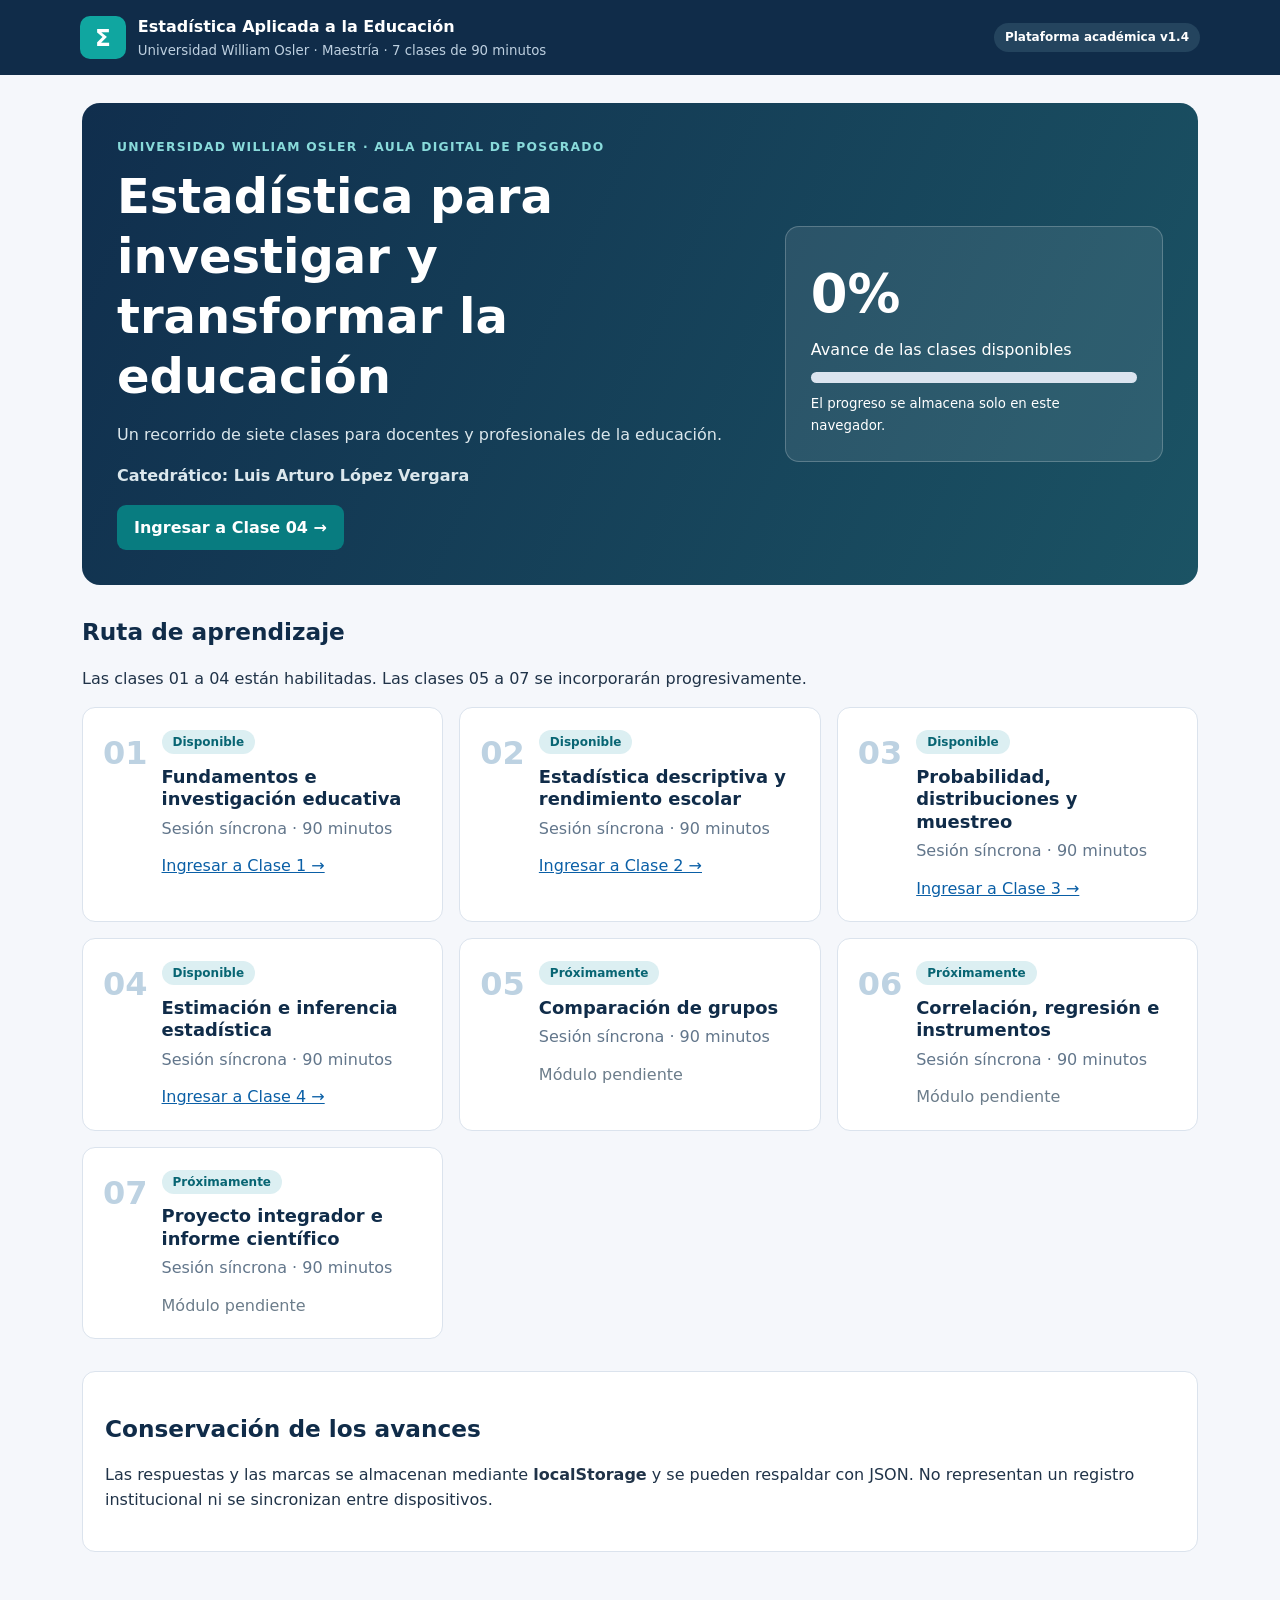
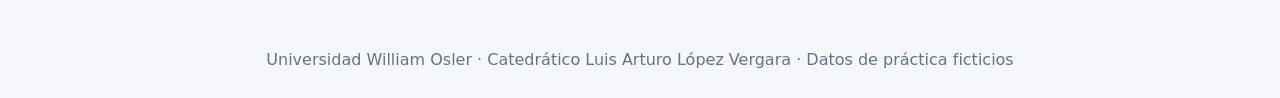
<file: index.html>
<!doctype html><html lang="es"><head><meta charset="utf-8"><meta name="viewport" content="width=device-width,initial-scale=1"><title>Estadística Aplicada a la Educación | Universidad William Osler</title><link rel="stylesheet" href="assets/estilos.css"></head><body><header class="top"><a class="brand" href="index.html"><span class="mark">Σ</span><span>Estadística Aplicada a la Educación<small>Universidad William Osler · Maestría · 7 clases de 90 minutos</small></span></a><span class="chip">Plataforma académica v1.4</span></header><main class="wrap"><section class="hero"><div><div class="eyebrow">UNIVERSIDAD WILLIAM OSLER · AULA DIGITAL DE POSGRADO</div><h1>Estadística para investigar y transformar la educación</h1><p>Un recorrido de siete clases para docentes y profesionales de la educación.</p><p><b>Catedrático: Luis Arturo López Vergara</b></p><a class="primary" href="unidad_04/index.html">Ingresar a Clase 04 →</a></div><div class="hero-stats"><strong id="generalPct">0%</strong><span>Avance de las clases disponibles</span><div class="track"><i id="generalBar"></i></div><small>El progreso se almacena solo en este navegador.</small></div></section><section class="section"><h2>Ruta de aprendizaje</h2><p>Las clases 01 a 04 están habilitadas. Las clases 05 a 07 se incorporarán progresivamente.</p><div class="cards" id="classes"></div></section><section class="section info"><h2>Conservación de los avances</h2><p>Las respuestas y las marcas se almacenan mediante <b>localStorage</b> y se pueden respaldar con JSON. No representan un registro institucional ni se sincronizan entre dispositivos.</p></section></main><footer>Universidad William Osler · Catedrático Luis Arturo López Vergara · Datos de práctica ficticios</footer><script src="assets/app.js"></script><script>
const titles=['Fundamentos e investigación educativa','Estadística descriptiva y rendimiento escolar','Probabilidad, distribuciones y muestreo','Estimación e inferencia estadística','Comparación de grupos','Correlación, regresión e instrumentos','Proyecto integrador e informe científico'];
const groups=[['lectura','video','audio','infografia','laboratorio','foro','quiz'],['lectura','ejemplo','video','audio','infografia','laboratorio','foro','quiz'],['lectura','casos','simulador','medios','laboratorio','actividad','quiz'],['lectura','casos','simulador','medios','laboratorio','actividad','quiz']];
const root=document.getElementById('classes');titles.forEach((name,i)=>{const on=i<4,c=document.createElement('article');c.className='class-card';const num=document.createElement('div');num.className='number';num.textContent=String(i+1).padStart(2,'0');const text=document.createElement('div'),badge=document.createElement('span');badge.className='tag';badge.textContent=on?'Disponible':'Próximamente';const h=document.createElement('h3');h.textContent=name;const p=document.createElement('p');p.textContent='Sesión síncrona · 90 minutos';text.append(badge,h,p);if(on){const link=document.createElement('a');link.href='unidad_0'+(i+1)+'/index.html';link.textContent='Ingresar a Clase '+(i+1)+' →';text.append(link)}else{const span=document.createElement('span');span.className='muted';span.textContent='Módulo pendiente';text.append(span)}c.append(num,text);root.append(c)});
function refresh(){let done=0,total=0;groups.forEach((keys,i)=>{total+=keys.length;done+=keys.filter(k=>App.read('c'+(i+1)+'_'+k,false)===true).length});const p=Math.round(100*done/total);document.getElementById('generalPct').textContent=p+'%';document.getElementById('generalBar').style.width=p+'%'}window.addEventListener('storage',refresh);refresh();
</script></body></html>
</file>
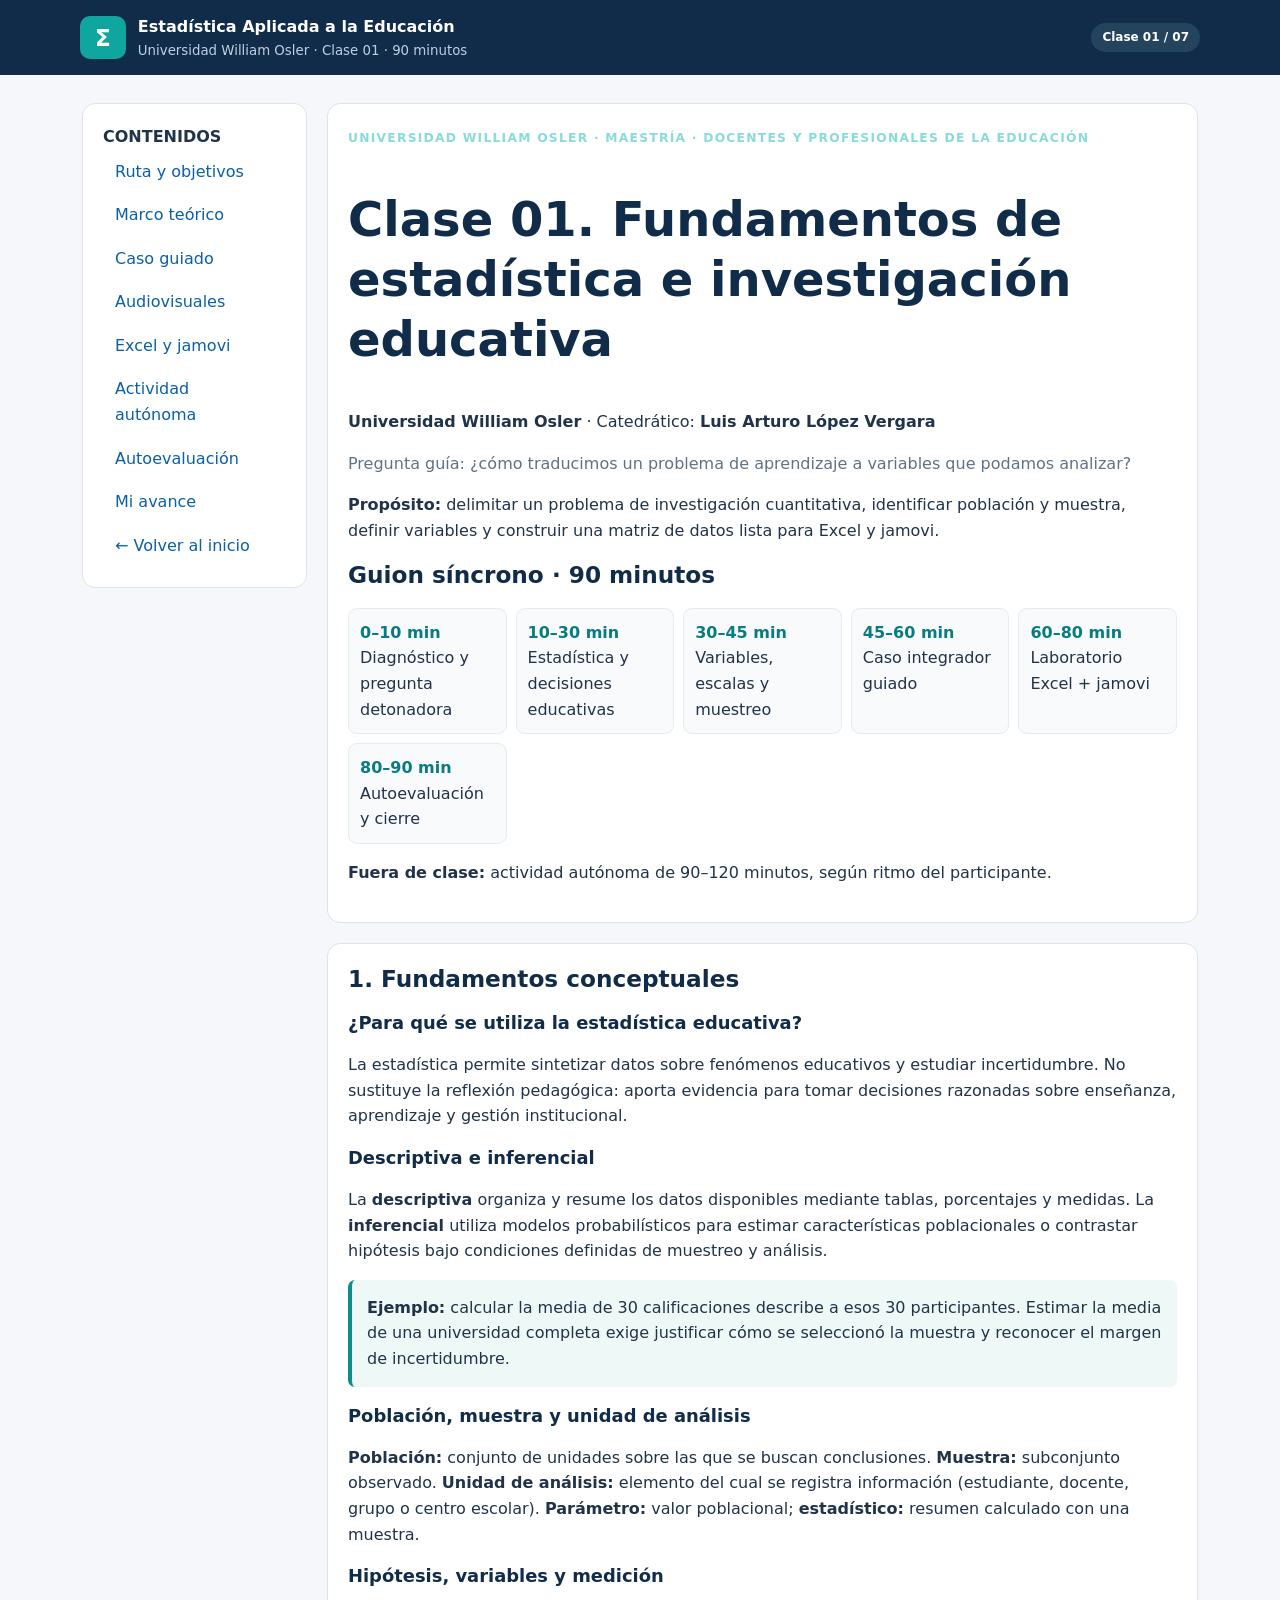
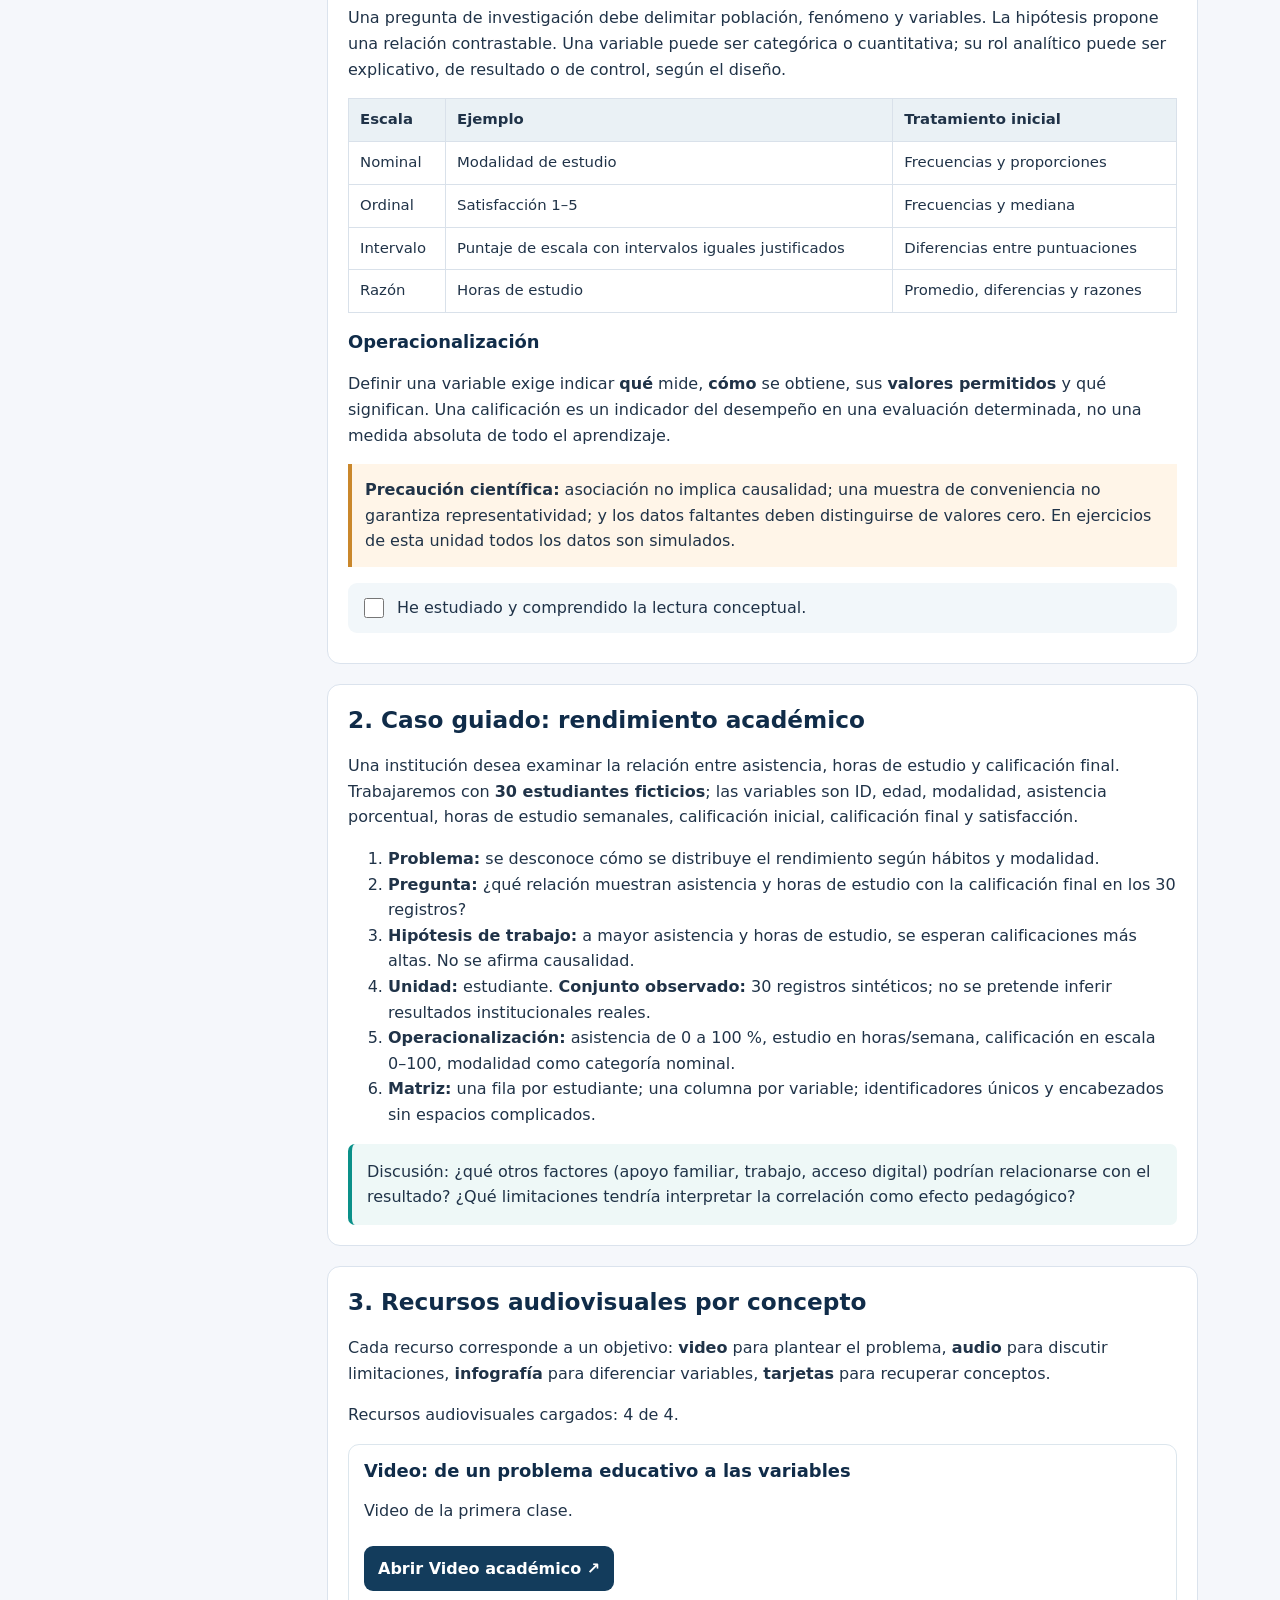
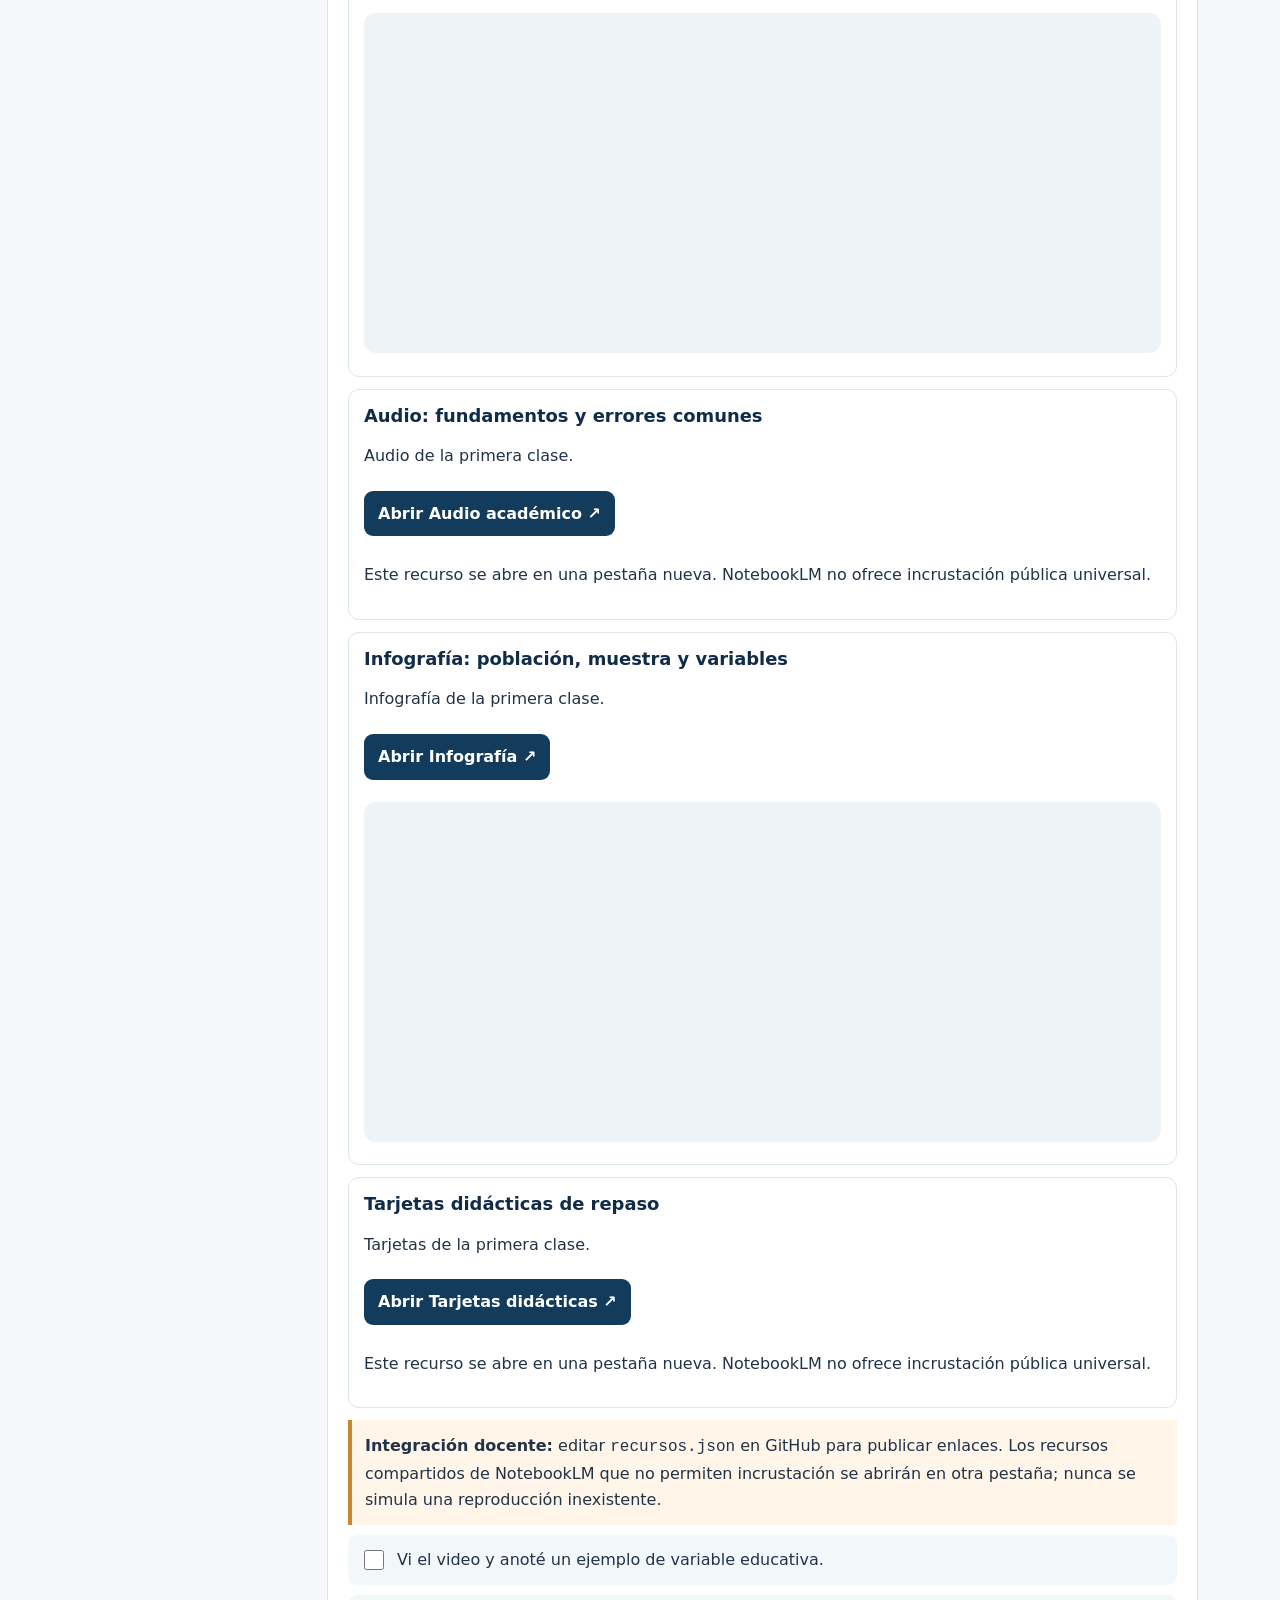
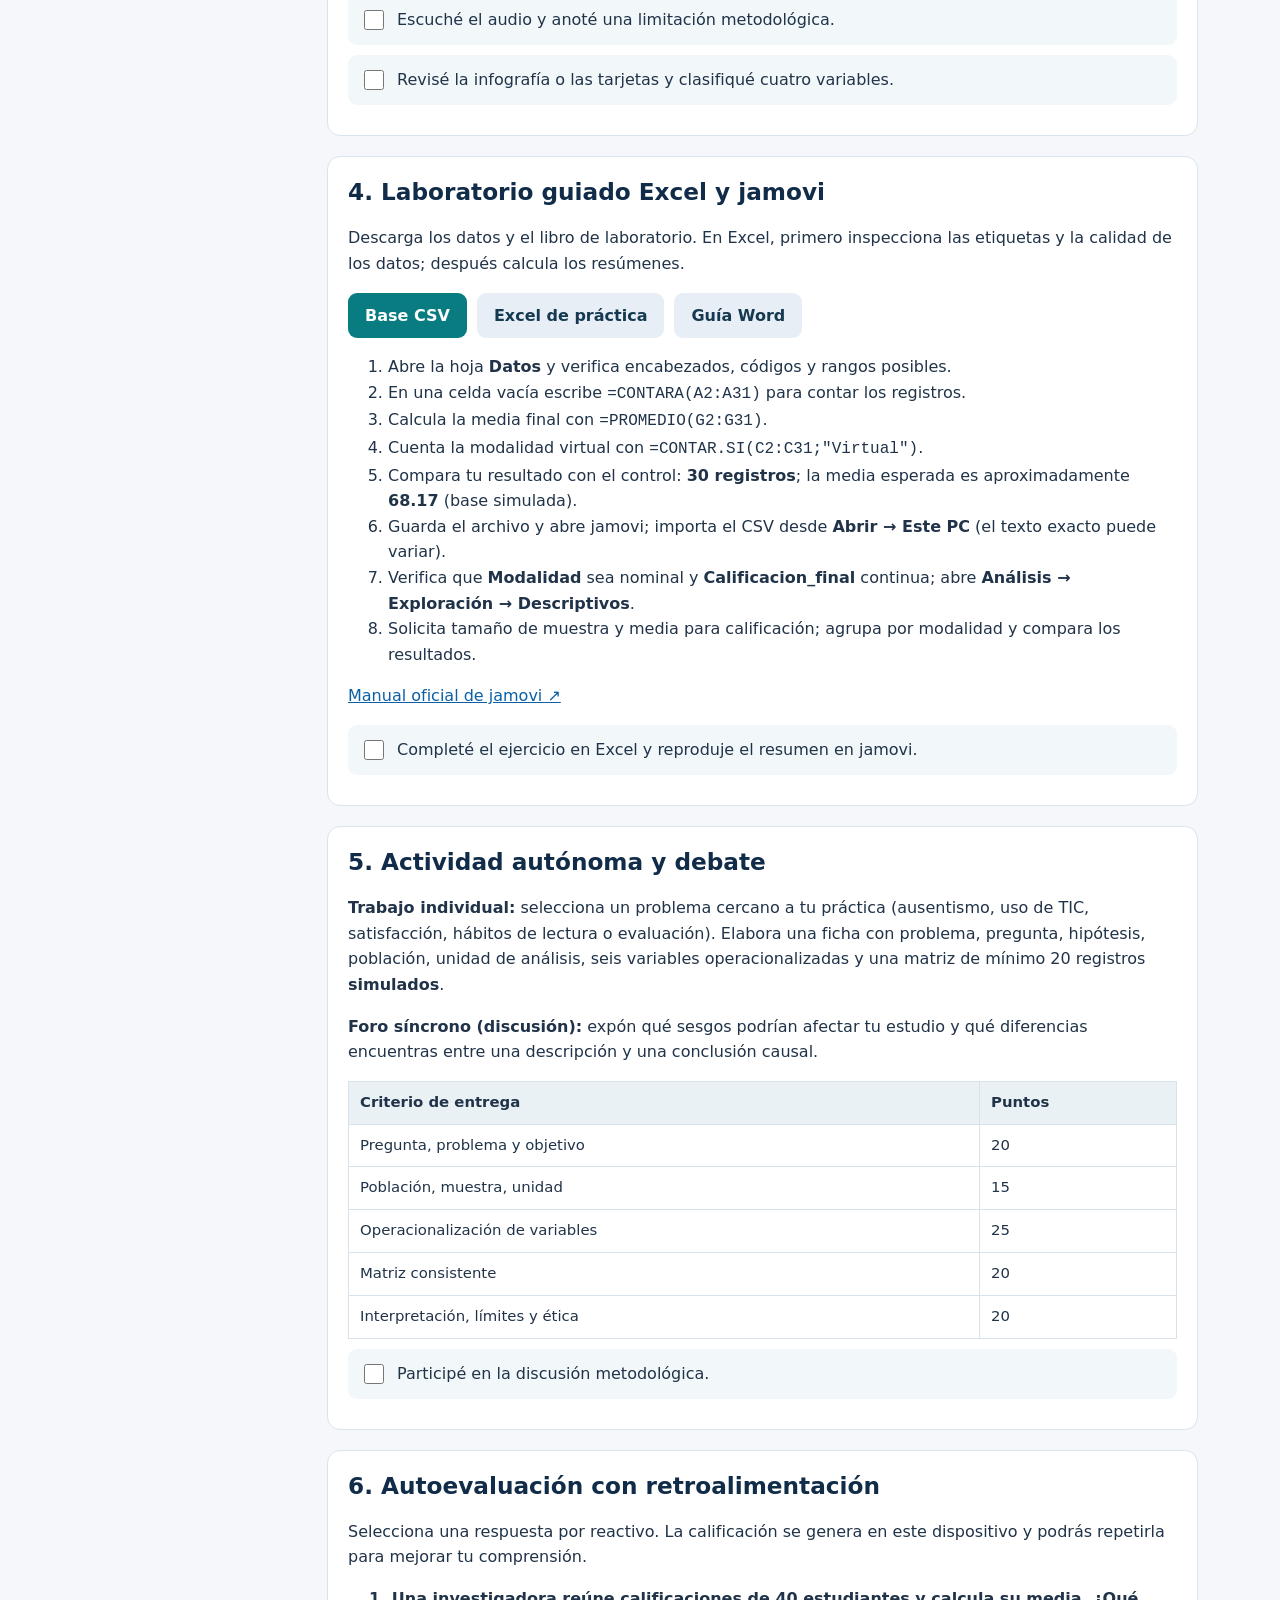
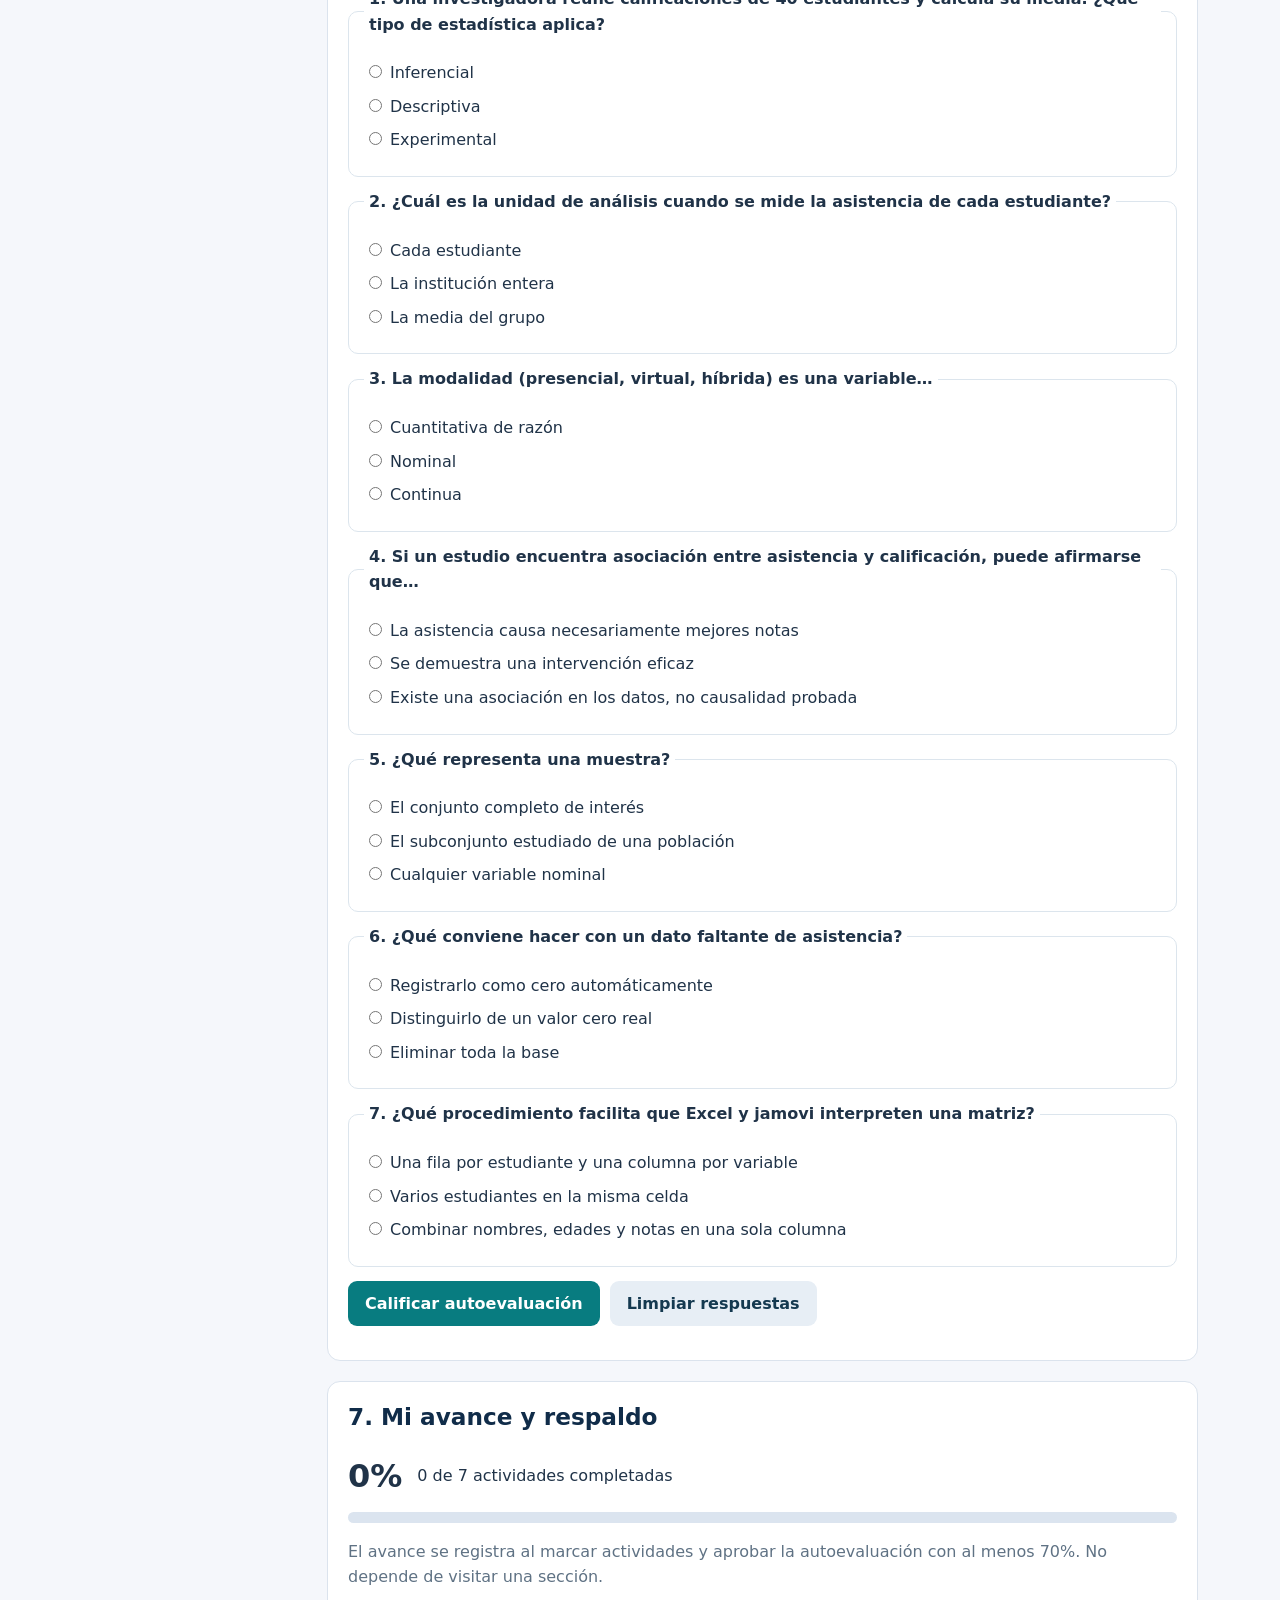
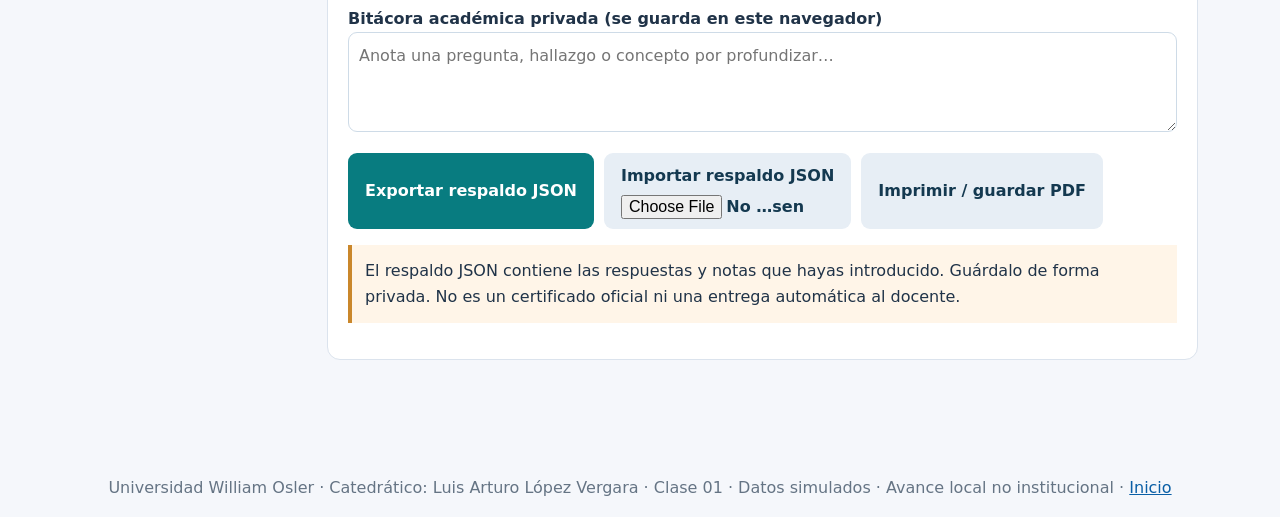
<file: unidad_01/index.html>
<!doctype html><html lang="es"><head><meta charset="utf-8"><meta name="viewport" content="width=device-width,initial-scale=1"><title>Clase 01 | Estadística Aplicada a la Educación</title><link rel="stylesheet" href="../assets/estilos.css"></head><body>
<header class="top"><a class="brand" href="../index.html"><span class="mark">Σ</span><span>Estadística Aplicada a la Educación<small>Universidad William Osler · Clase 01 · 90 minutos</small></span></a><span class="chip">Clase 01 / 07</span></header>
<main class="wrap"><div class="layout"><nav class="paper sidebar" aria-label="Contenido de la clase"><b>CONTENIDOS</b><a href="#ruta">Ruta y objetivos</a><a href="#teoria">Marco teórico</a><a href="#caso">Caso guiado</a><a href="#medios">Audiovisuales</a><a href="#laboratorio">Excel y jamovi</a><a href="#actividad">Actividad autónoma</a><a href="#evaluacion">Autoevaluación</a><a href="#avance">Mi avance</a><a href="../index.html">← Volver al inicio</a></nav>
<div class="content"><section class="paper" id="ruta"><span class="eyebrow">UNIVERSIDAD WILLIAM OSLER · MAESTRÍA · DOCENTES Y PROFESIONALES DE LA EDUCACIÓN</span><h1>Clase 01. Fundamentos de estadística e investigación educativa</h1><p><b>Universidad William Osler</b> · Catedrático: <b>Luis Arturo López Vergara</b></p><p class="sub">Pregunta guía: ¿cómo traducimos un problema de aprendizaje a variables que podamos analizar?</p><p><b>Propósito:</b> delimitar un problema de investigación cuantitativa, identificar población y muestra, definir variables y construir una matriz de datos lista para Excel y jamovi.</p><h2>Guion síncrono · 90 minutos</h2><div class="timeline"><div><b>0–10 min</b>Diagnóstico y pregunta detonadora</div><div><b>10–30 min</b>Estadística y decisiones educativas</div><div><b>30–45 min</b>Variables, escalas y muestreo</div><div><b>45–60 min</b>Caso integrador guiado</div><div><b>60–80 min</b>Laboratorio Excel + jamovi</div><div><b>80–90 min</b>Autoevaluación y cierre</div></div><p><b>Fuera de clase:</b> actividad autónoma de 90–120 minutos, según ritmo del participante.</p></section>
<section class="paper" id="teoria"><h2>1. Fundamentos conceptuales</h2><h3>¿Para qué se utiliza la estadística educativa?</h3><p>La estadística permite sintetizar datos sobre fenómenos educativos y estudiar incertidumbre. No sustituye la reflexión pedagógica: aporta evidencia para tomar decisiones razonadas sobre enseñanza, aprendizaje y gestión institucional.</p><h3>Descriptiva e inferencial</h3><p>La <b>descriptiva</b> organiza y resume los datos disponibles mediante tablas, porcentajes y medidas. La <b>inferencial</b> utiliza modelos probabilísticos para estimar características poblacionales o contrastar hipótesis bajo condiciones definidas de muestreo y análisis.</p><div class="example"><b>Ejemplo:</b> calcular la media de 30 calificaciones describe a esos 30 participantes. Estimar la media de una universidad completa exige justificar cómo se seleccionó la muestra y reconocer el margen de incertidumbre.</div><h3>Población, muestra y unidad de análisis</h3><p><b>Población:</b> conjunto de unidades sobre las que se buscan conclusiones. <b>Muestra:</b> subconjunto observado. <b>Unidad de análisis:</b> elemento del cual se registra información (estudiante, docente, grupo o centro escolar). <b>Parámetro:</b> valor poblacional; <b>estadístico:</b> resumen calculado con una muestra.</p><h3>Hipótesis, variables y medición</h3><p>Una pregunta de investigación debe delimitar población, fenómeno y variables. La hipótesis propone una relación contrastable. Una variable puede ser categórica o cuantitativa; su rol analítico puede ser explicativo, de resultado o de control, según el diseño.</p><div class="table-wrap"><table><tr><th>Escala</th><th>Ejemplo</th><th>Tratamiento inicial</th></tr><tr><td>Nominal</td><td>Modalidad de estudio</td><td>Frecuencias y proporciones</td></tr><tr><td>Ordinal</td><td>Satisfacción 1–5</td><td>Frecuencias y mediana</td></tr><tr><td>Intervalo</td><td>Puntaje de escala con intervalos iguales justificados</td><td>Diferencias entre puntuaciones</td></tr><tr><td>Razón</td><td>Horas de estudio</td><td>Promedio, diferencias y razones</td></tr></table></div><h3>Operacionalización</h3><p>Definir una variable exige indicar <b>qué</b> mide, <b>cómo</b> se obtiene, sus <b>valores permitidos</b> y qué significan. Una calificación es un indicador del desempeño en una evaluación determinada, no una medida absoluta de todo el aprendizaje.</p><p class="warning"><b>Precaución científica:</b> asociación no implica causalidad; una muestra de conveniencia no garantiza representatividad; y los datos faltantes deben distinguirse de valores cero. En ejercicios de esta unidad todos los datos son simulados.</p><label class="checkrow"><input type="checkbox" data-progress="lectura">He estudiado y comprendido la lectura conceptual.</label></section>
<section class="paper" id="caso"><h2>2. Caso guiado: rendimiento académico</h2><p>Una institución desea examinar la relación entre asistencia, horas de estudio y calificación final. Trabajaremos con <b>30 estudiantes ficticios</b>; las variables son ID, edad, modalidad, asistencia porcentual, horas de estudio semanales, calificación inicial, calificación final y satisfacción.</p><ol><li><b>Problema:</b> se desconoce cómo se distribuye el rendimiento según hábitos y modalidad.</li><li><b>Pregunta:</b> ¿qué relación muestran asistencia y horas de estudio con la calificación final en los 30 registros?</li><li><b>Hipótesis de trabajo:</b> a mayor asistencia y horas de estudio, se esperan calificaciones más altas. No se afirma causalidad.</li><li><b>Unidad:</b> estudiante. <b>Conjunto observado:</b> 30 registros sintéticos; no se pretende inferir resultados institucionales reales.</li><li><b>Operacionalización:</b> asistencia de 0 a 100 %, estudio en horas/semana, calificación en escala 0–100, modalidad como categoría nominal.</li><li><b>Matriz:</b> una fila por estudiante; una columna por variable; identificadores únicos y encabezados sin espacios complicados.</li></ol><div class="example">Discusión: ¿qué otros factores (apoyo familiar, trabajo, acceso digital) podrían relacionarse con el resultado? ¿Qué limitaciones tendría interpretar la correlación como efecto pedagógico?</div></section>
<section class="paper" id="medios"><h2>3. Recursos audiovisuales por concepto</h2><p>Cada recurso corresponde a un objetivo: <b>video</b> para plantear el problema, <b>audio</b> para discutir limitaciones, <b>infografía</b> para diferenciar variables, <b>tarjetas</b> para recuperar conceptos.</p><div id="resourceList"></div><div class="warning"><b>Integración docente:</b> editar <code>recursos.json</code> en GitHub para publicar enlaces. Los recursos compartidos de NotebookLM que no permiten incrustación se abrirán en otra pestaña; nunca se simula una reproducción inexistente.</div><label class="checkrow"><input type="checkbox" data-progress="video">Vi el video y anoté un ejemplo de variable educativa.</label><label class="checkrow"><input type="checkbox" data-progress="audio">Escuché el audio y anoté una limitación metodológica.</label><label class="checkrow"><input type="checkbox" data-progress="infografia">Revisé la infografía o las tarjetas y clasifiqué cuatro variables.</label></section>
<section class="paper" id="laboratorio"><h2>4. Laboratorio guiado Excel y jamovi</h2><p>Descarga los datos y el libro de laboratorio. En Excel, primero inspecciona las etiquetas y la calidad de los datos; después calcula los resúmenes.</p><div class="controls"><a class="button" href="../materiales/Base_simulada_30_estudiantes.csv" download>Base CSV</a><a class="button ghost" href="../materiales/Laboratorio_Excel_Clase_01.xlsx" download>Excel de práctica</a><a class="button ghost" href="../materiales/Guia_Completa_Clase_01_Maestria.docx" download>Guía Word</a></div><ol><li>Abre la hoja <b>Datos</b> y verifica encabezados, códigos y rangos posibles.</li><li>En una celda vacía escribe <code>=CONTARA(A2:A31)</code> para contar los registros.</li><li>Calcula la media final con <code>=PROMEDIO(G2:G31)</code>.</li><li>Cuenta la modalidad virtual con <code>=CONTAR.SI(C2:C31;"Virtual")</code>.</li><li>Compara tu resultado con el control: <b>30 registros</b>; la media esperada es aproximadamente <b>68.17</b> (base simulada).</li><li>Guarda el archivo y abre jamovi; importa el CSV desde <b>Abrir → Este PC</b> (el texto exacto puede variar).</li><li>Verifica que <b>Modalidad</b> sea nominal y <b>Calificacion_final</b> continua; abre <b>Análisis → Exploración → Descriptivos</b>.</li><li>Solicita tamaño de muestra y media para calificación; agrupa por modalidad y compara los resultados.</li></ol><p><a href="https://www.jamovi.org/user-manual.html" target="_blank" rel="noopener noreferrer">Manual oficial de jamovi ↗</a></p><label class="checkrow"><input type="checkbox" data-progress="laboratorio">Completé el ejercicio en Excel y reproduje el resumen en jamovi.</label></section>
<section class="paper" id="actividad"><h2>5. Actividad autónoma y debate</h2><p><b>Trabajo individual:</b> selecciona un problema cercano a tu práctica (ausentismo, uso de TIC, satisfacción, hábitos de lectura o evaluación). Elabora una ficha con problema, pregunta, hipótesis, población, unidad de análisis, seis variables operacionalizadas y una matriz de mínimo 20 registros <b>simulados</b>.</p><p><b>Foro síncrono (discusión):</b> expón qué sesgos podrían afectar tu estudio y qué diferencias encuentras entre una descripción y una conclusión causal.</p><div class="table-wrap"><table><tr><th>Criterio de entrega</th><th>Puntos</th></tr><tr><td>Pregunta, problema y objetivo</td><td>20</td></tr><tr><td>Población, muestra, unidad</td><td>15</td></tr><tr><td>Operacionalización de variables</td><td>25</td></tr><tr><td>Matriz consistente</td><td>20</td></tr><tr><td>Interpretación, límites y ética</td><td>20</td></tr></table></div><label class="checkrow"><input type="checkbox" data-progress="foro">Participé en la discusión metodológica.</label></section>
<section class="paper" id="evaluacion"><h2>6. Autoevaluación con retroalimentación</h2><p>Selecciona una respuesta por reactivo. La calificación se genera en este dispositivo y podrás repetirla para mejorar tu comprensión.</p><div id="quiz"></div><div class="controls"><button class="button" id="gradeBtn">Calificar autoevaluación</button><button class="button ghost" id="resetQuiz">Limpiar respuestas</button></div><div id="feedback" aria-live="polite"></div></section>
<section class="paper" id="avance"><h2>7. Mi avance y respaldo</h2><div class="stat-row"><strong id="pct">0%</strong><span id="doneLabel">0 de 7 actividades completadas</span></div><div class="track"><i id="bar"></i></div><p class="sub">El avance se registra al marcar actividades y aprobar la autoevaluación con al menos 70%. No depende de visitar una sección.</p><label for="notes"><b>Bitácora académica privada (se guarda en este navegador)</b></label><textarea id="notes" placeholder="Anota una pregunta, hallazgo o concepto por profundizar…"></textarea><div class="controls"><button class="button" id="exportBtn">Exportar respaldo JSON</button><label class="button ghost">Importar respaldo JSON <input type="file" id="importFile" accept="application/json,.json" style="display:block;width:190px;margin-top:5px"></label><button class="button ghost" id="printBtn">Imprimir / guardar PDF</button></div><p class="warning">El respaldo JSON contiene las respuestas y notas que hayas introducido. Guárdalo de forma privada. No es un certificado oficial ni una entrega automática al docente.</p></section></div></div></main><footer>Universidad William Osler · Catedrático: Luis Arturo López Vergara · Clase 01 · Datos simulados · Avance local no institucional · <a href="../index.html">Inicio</a></footer>
<script src="../assets/app.js"></script><script src="clase.js"></script><script src="medios-fix.js?v=2"></script></body></html>
</file>
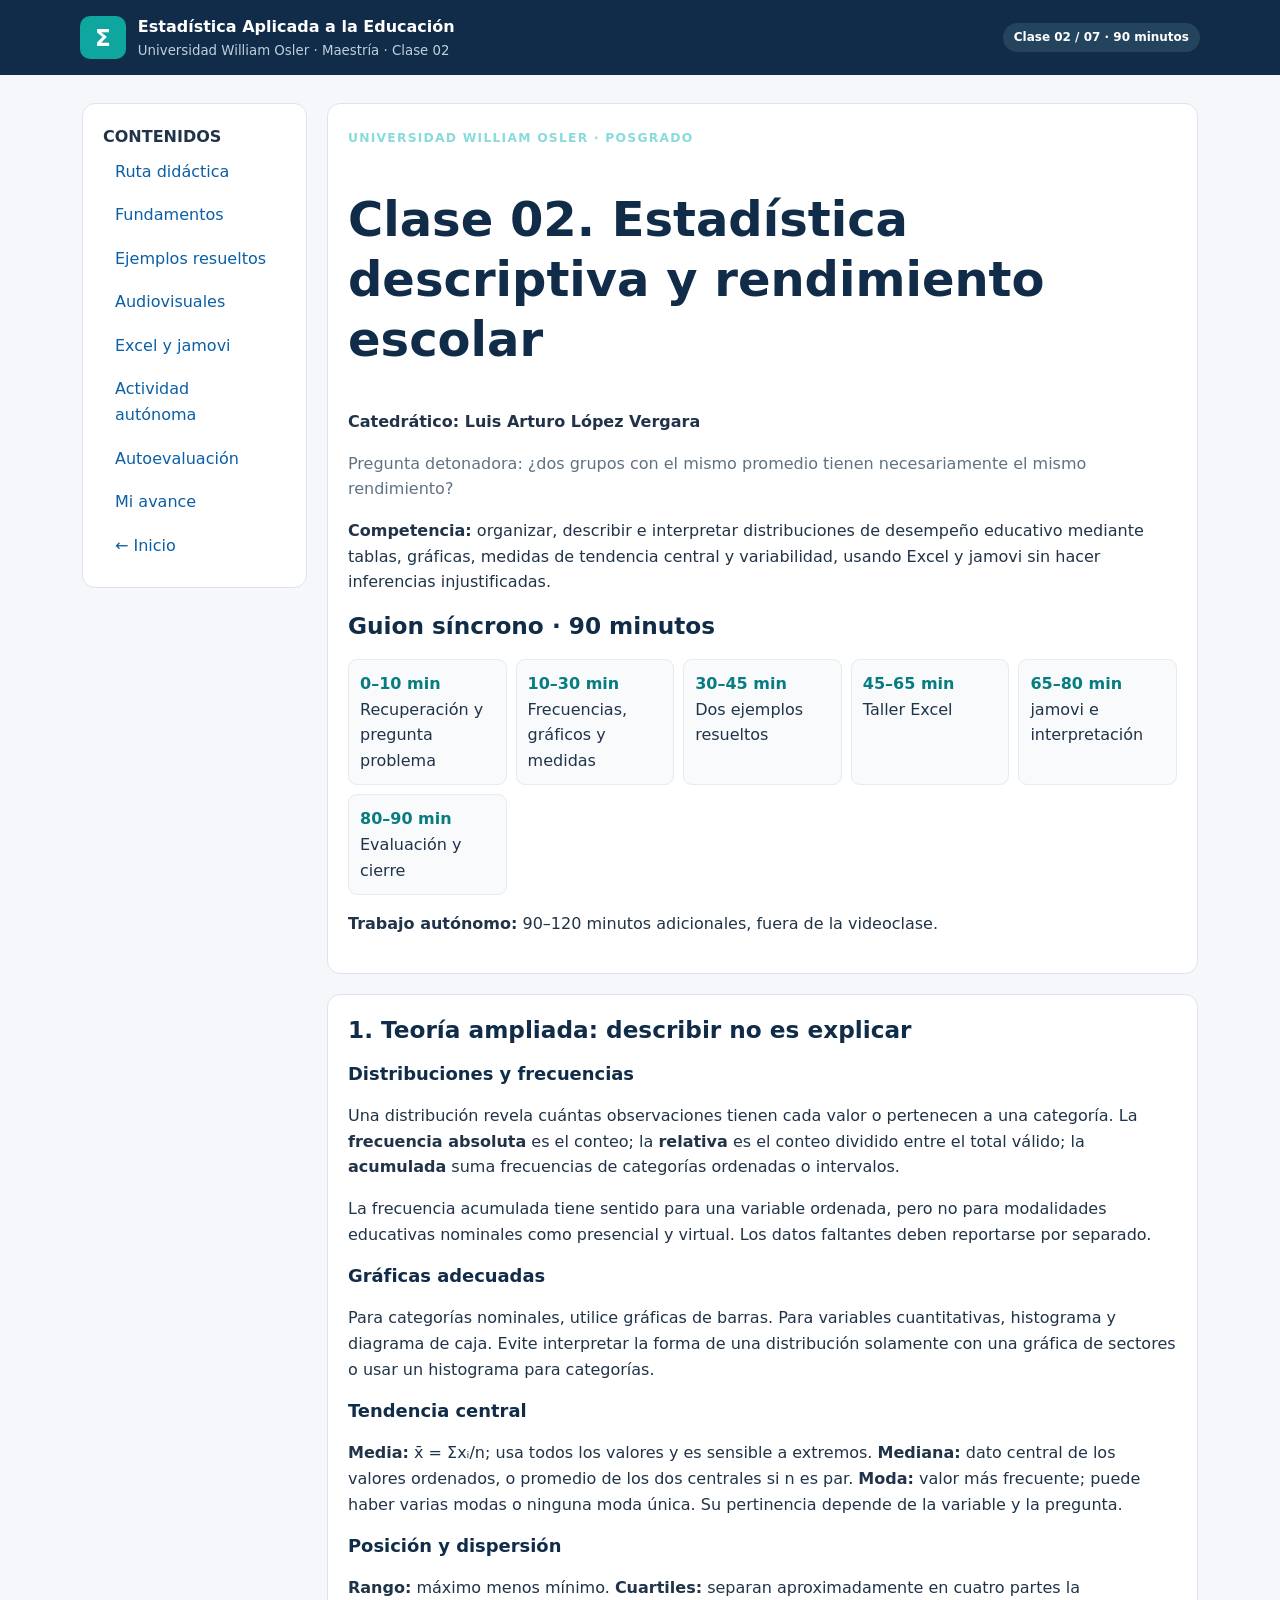
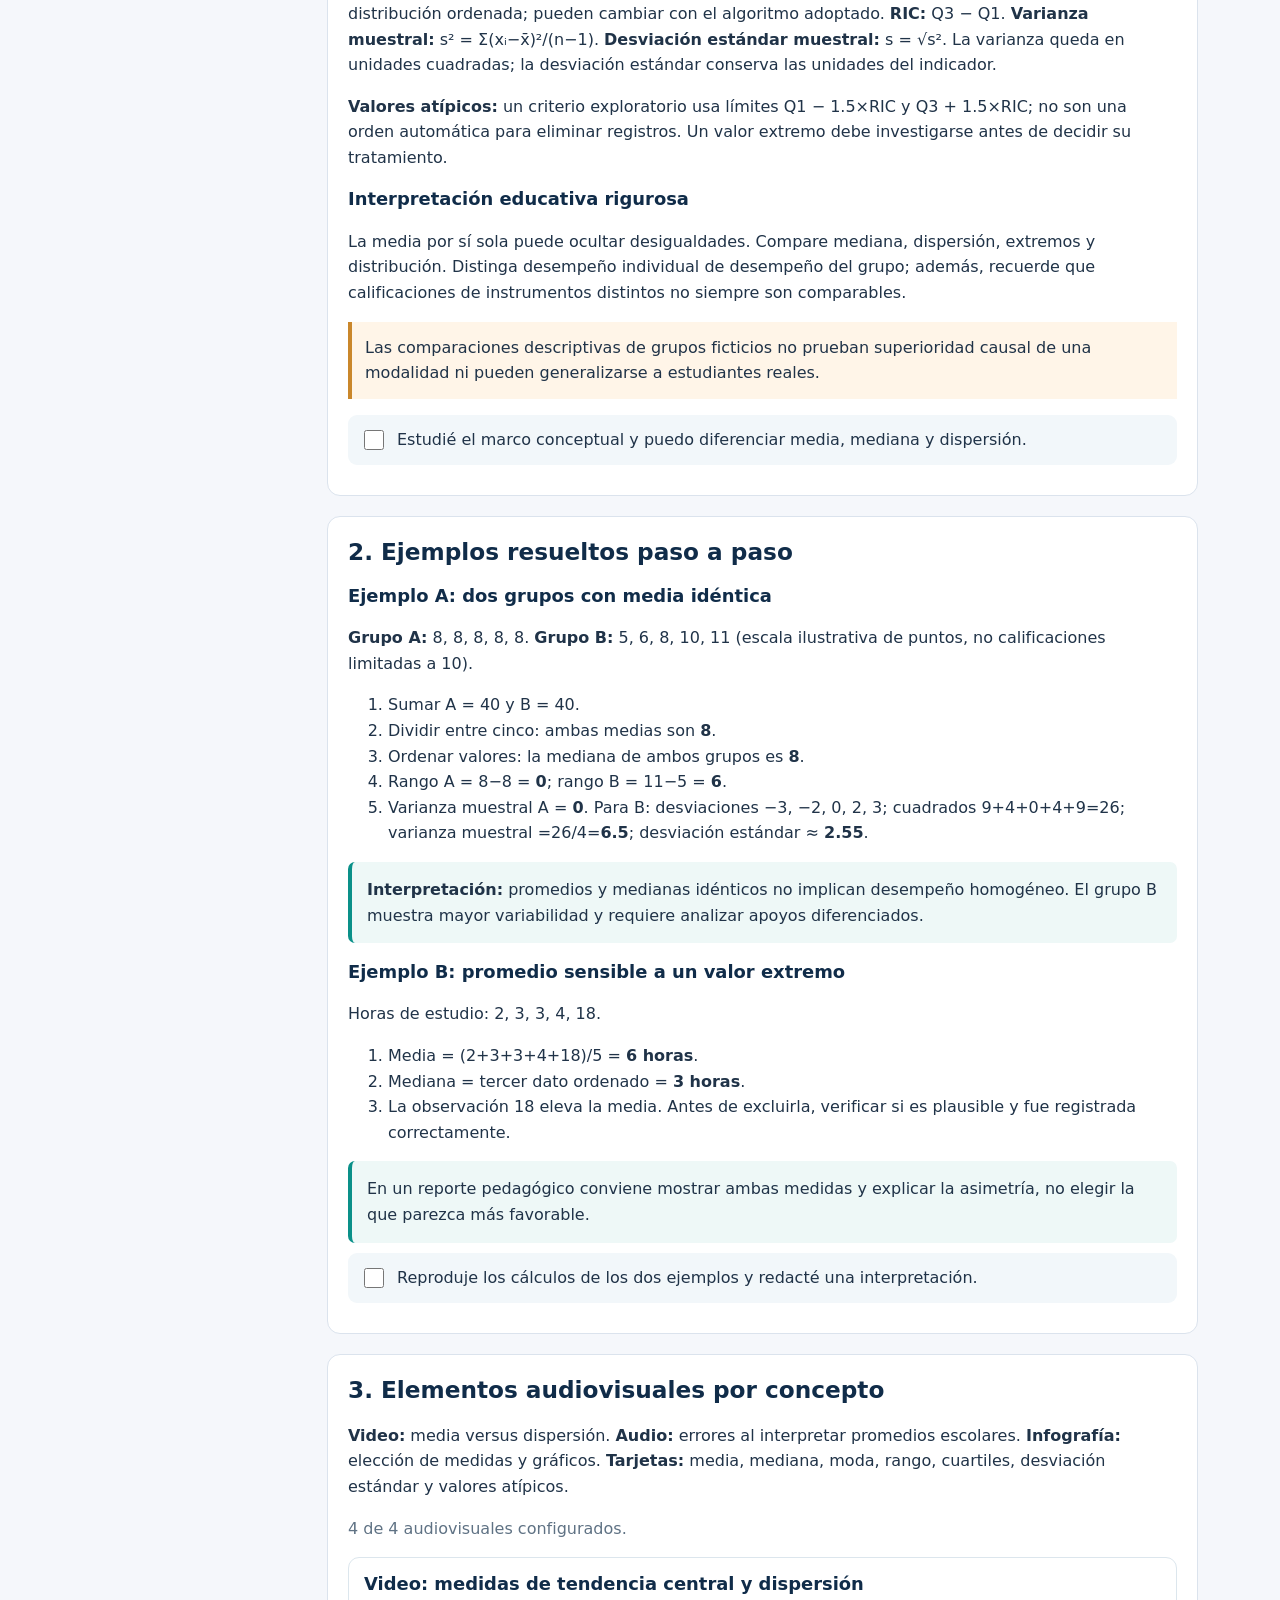
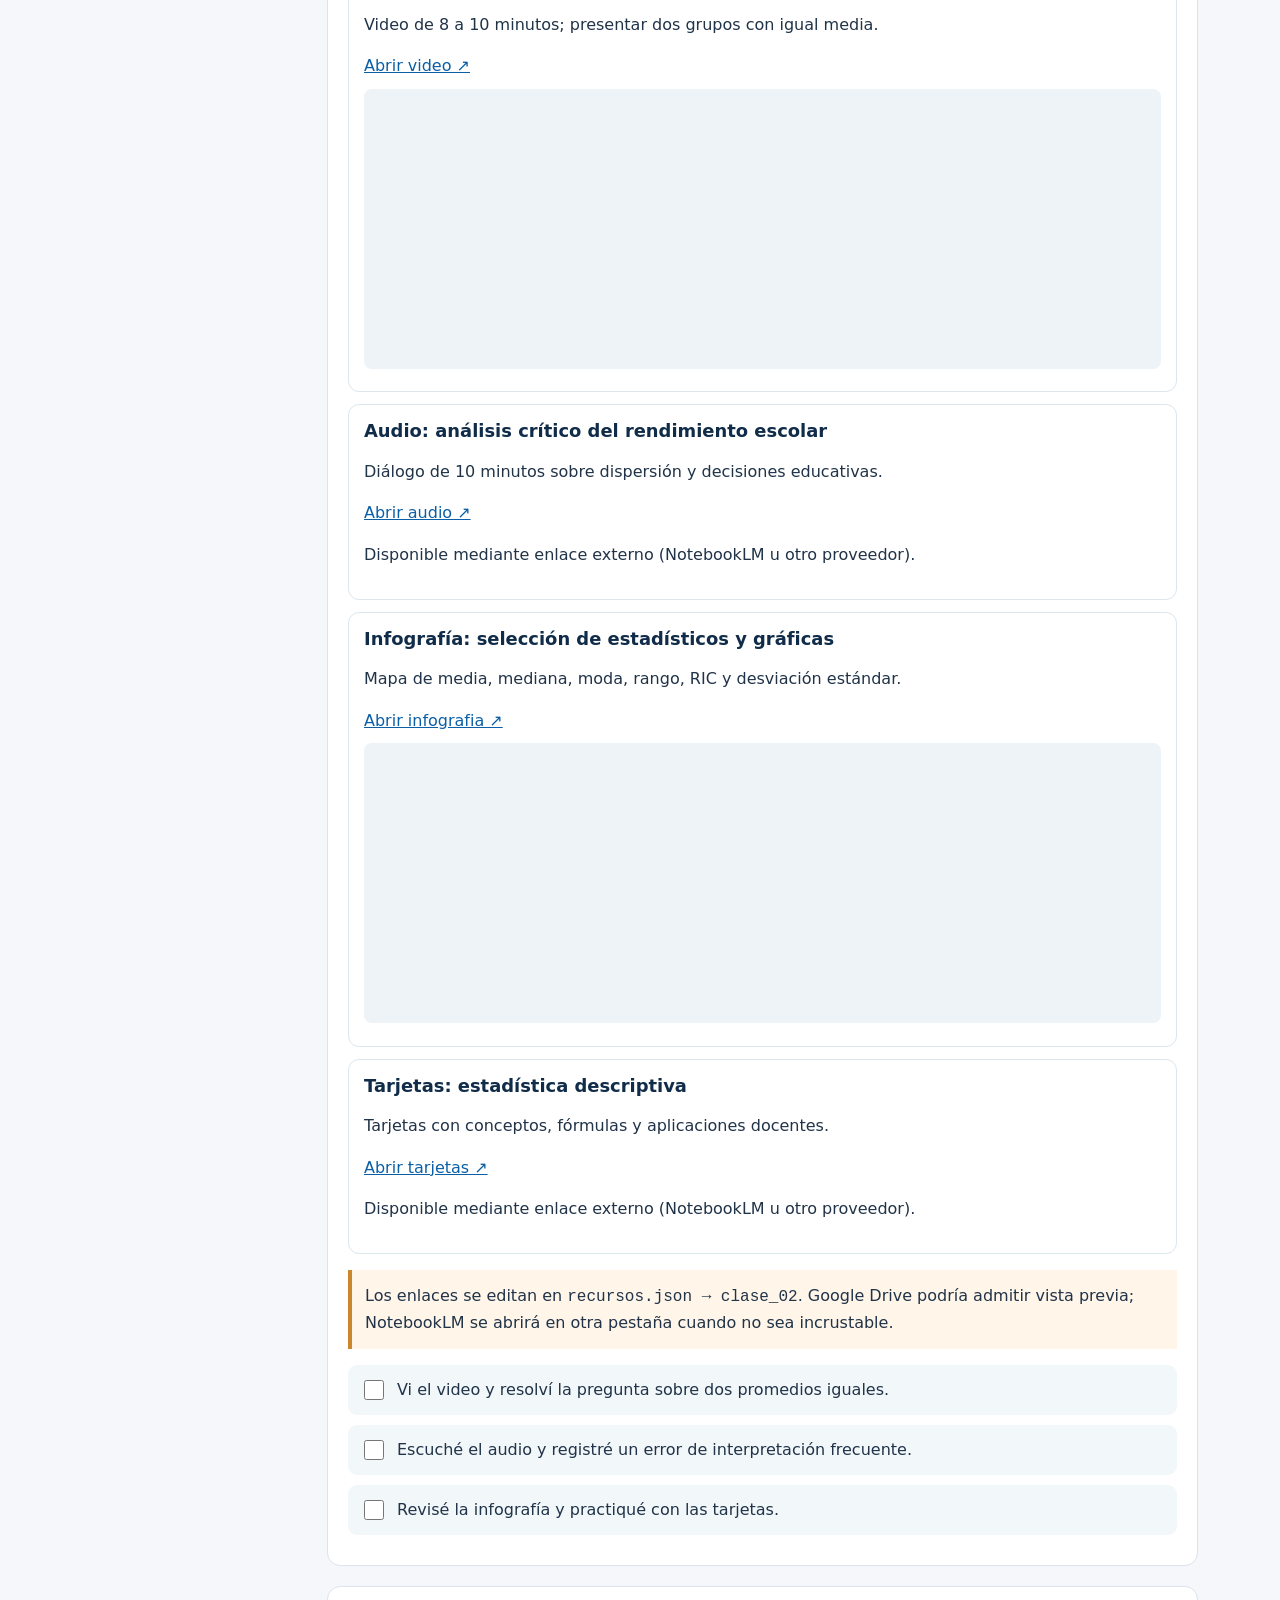
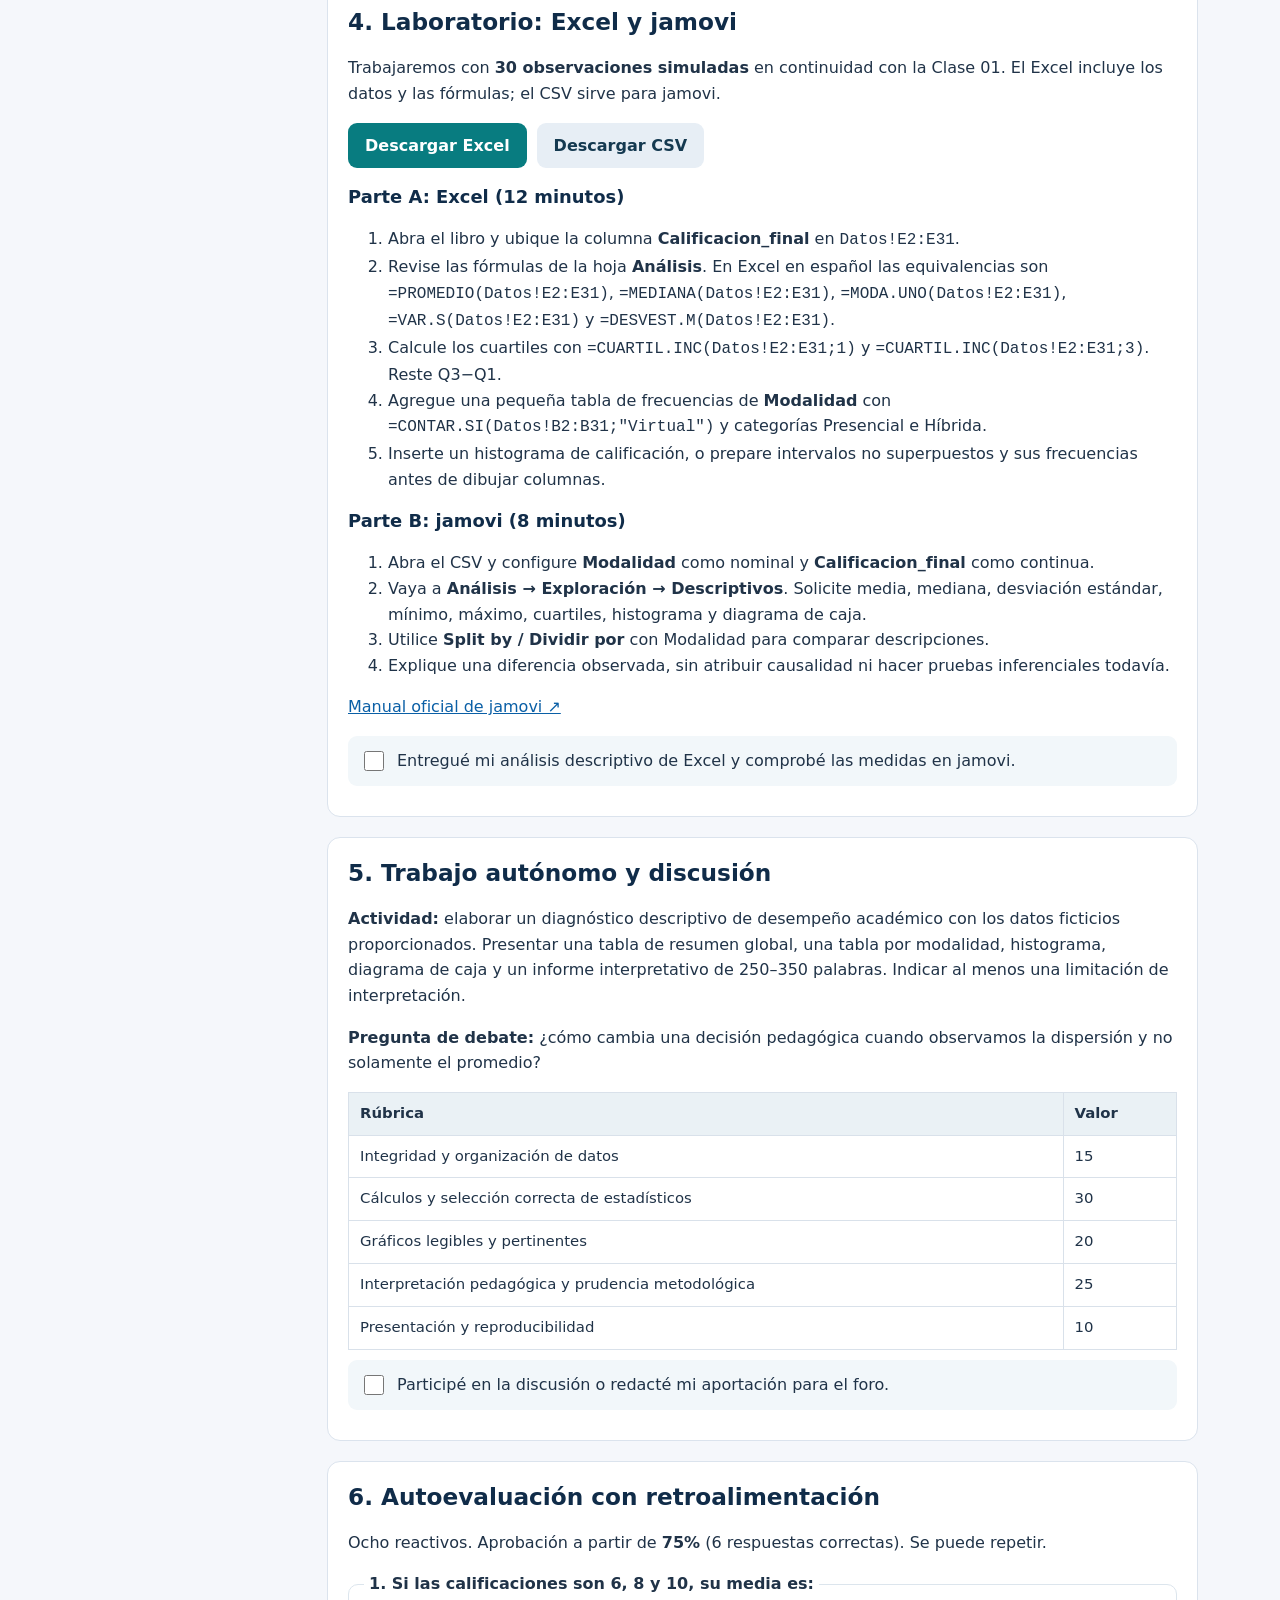
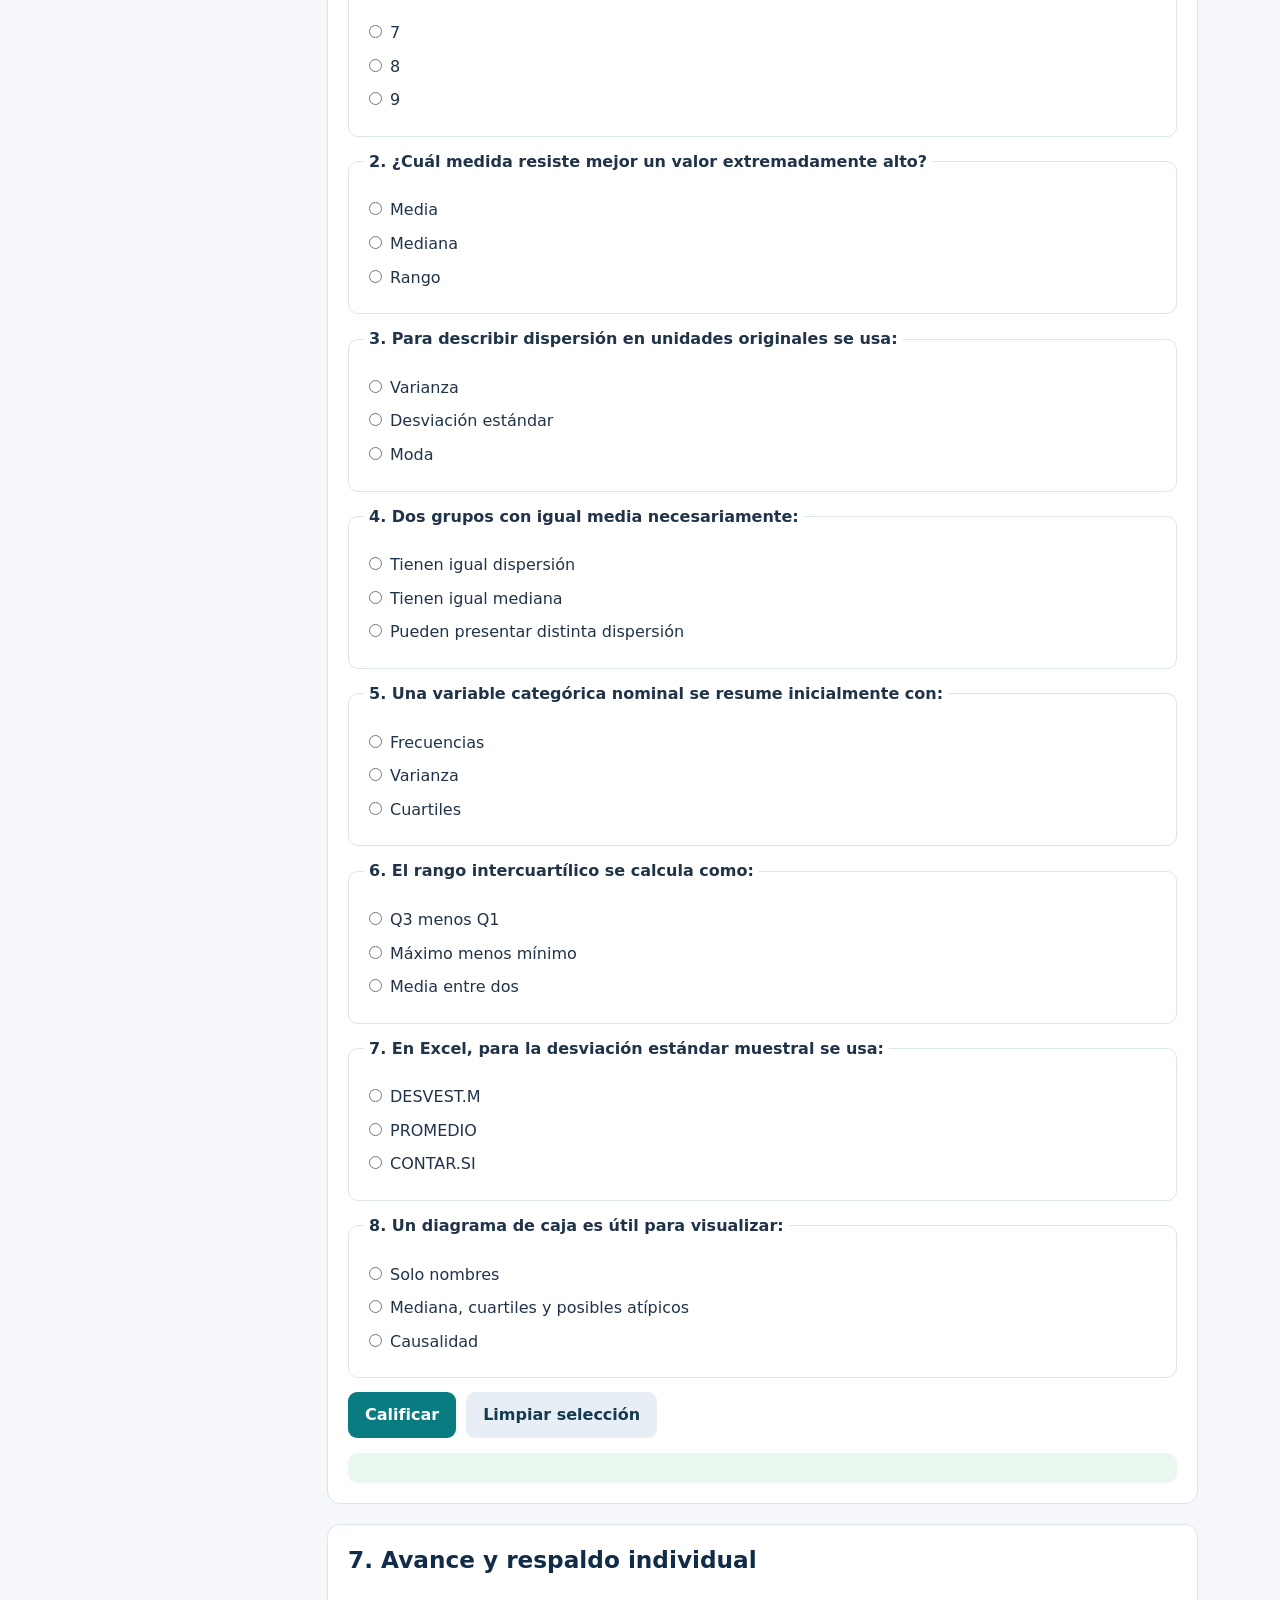
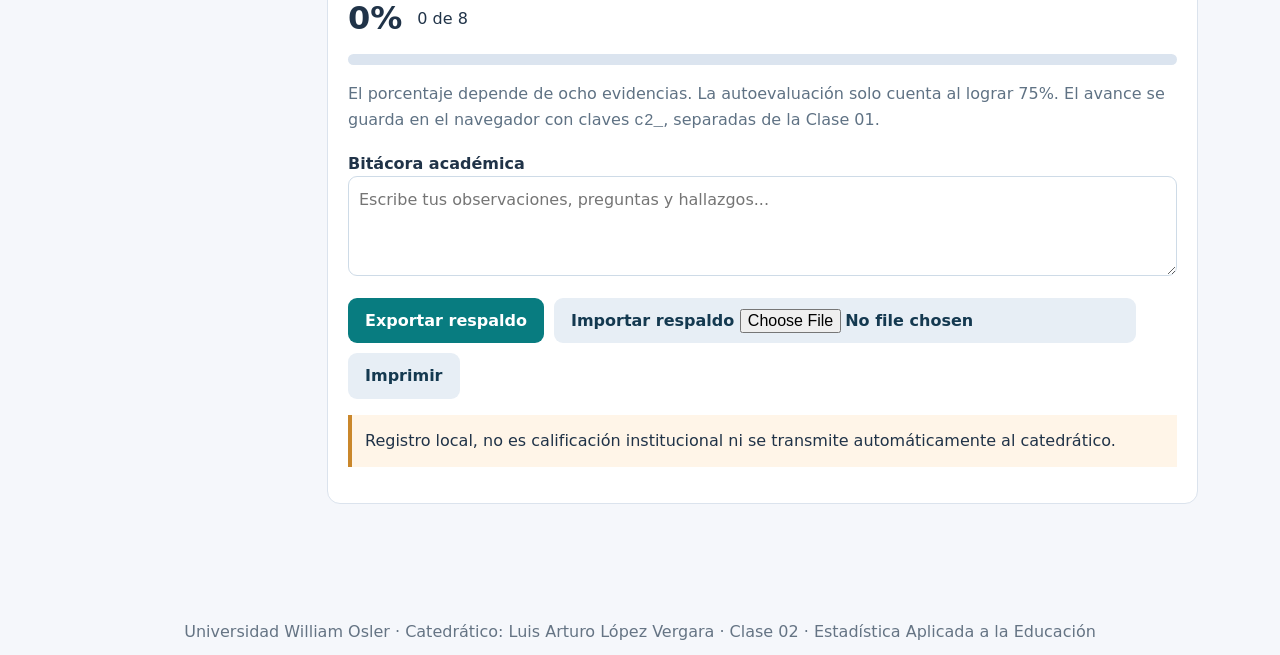
<file: unidad_02/index.html>
<!doctype html><html lang="es"><head><meta charset="utf-8"><meta name="viewport" content="width=device-width,initial-scale=1"><title>Clase 02 | Estadística descriptiva | Universidad William Osler</title><link rel="stylesheet" href="../assets/estilos.css"></head><body><header class="top"><a class="brand" href="../index.html"><span class="mark">Σ</span><span>Estadística Aplicada a la Educación<small>Universidad William Osler · Maestría · Clase 02</small></span></a><span class="chip">Clase 02 / 07 · 90 minutos</span></header><main class="wrap"><div class="layout"><nav class="paper sidebar" aria-label="Temario"><b>CONTENIDOS</b><a href="#ruta">Ruta didáctica</a><a href="#teoria">Fundamentos</a><a href="#ejemplo">Ejemplos resueltos</a><a href="#medios">Audiovisuales</a><a href="#laboratorio">Excel y jamovi</a><a href="#actividad">Actividad autónoma</a><a href="#evaluacion">Autoevaluación</a><a href="#avance">Mi avance</a><a href="../index.html">← Inicio</a></nav><div class="content">
<section class="paper" id="ruta"><span class="eyebrow">UNIVERSIDAD WILLIAM OSLER · POSGRADO</span><h1>Clase 02. Estadística descriptiva y rendimiento escolar</h1><p><b>Catedrático: Luis Arturo López Vergara</b></p><p class="sub">Pregunta detonadora: ¿dos grupos con el mismo promedio tienen necesariamente el mismo rendimiento?</p><p><b>Competencia:</b> organizar, describir e interpretar distribuciones de desempeño educativo mediante tablas, gráficas, medidas de tendencia central y variabilidad, usando Excel y jamovi sin hacer inferencias injustificadas.</p><h2>Guion síncrono · 90 minutos</h2><div class="timeline"><div><b>0–10 min</b>Recuperación y pregunta problema</div><div><b>10–30 min</b>Frecuencias, gráficos y medidas</div><div><b>30–45 min</b>Dos ejemplos resueltos</div><div><b>45–65 min</b>Taller Excel</div><div><b>65–80 min</b>jamovi e interpretación</div><div><b>80–90 min</b>Evaluación y cierre</div></div><p><b>Trabajo autónomo:</b> 90–120 minutos adicionales, fuera de la videoclase.</p></section>
<section class="paper" id="teoria"><h2>1. Teoría ampliada: describir no es explicar</h2><h3>Distribuciones y frecuencias</h3><p>Una distribución revela cuántas observaciones tienen cada valor o pertenecen a una categoría. La <b>frecuencia absoluta</b> es el conteo; la <b>relativa</b> es el conteo dividido entre el total válido; la <b>acumulada</b> suma frecuencias de categorías ordenadas o intervalos.</p><p>La frecuencia acumulada tiene sentido para una variable ordenada, pero no para modalidades educativas nominales como presencial y virtual. Los datos faltantes deben reportarse por separado.</p><h3>Gráficas adecuadas</h3><p>Para categorías nominales, utilice gráficas de barras. Para variables cuantitativas, histograma y diagrama de caja. Evite interpretar la forma de una distribución solamente con una gráfica de sectores o usar un histograma para categorías.</p><h3>Tendencia central</h3><p><b>Media:</b> x̄ = Σxᵢ/n; usa todos los valores y es sensible a extremos. <b>Mediana:</b> dato central de los valores ordenados, o promedio de los dos centrales si n es par. <b>Moda:</b> valor más frecuente; puede haber varias modas o ninguna moda única. Su pertinencia depende de la variable y la pregunta.</p><h3>Posición y dispersión</h3><p><b>Rango:</b> máximo menos mínimo. <b>Cuartiles:</b> separan aproximadamente en cuatro partes la distribución ordenada; pueden cambiar con el algoritmo adoptado. <b>RIC:</b> Q3 − Q1. <b>Varianza muestral:</b> s² = Σ(xᵢ−x̄)²/(n−1). <b>Desviación estándar muestral:</b> s = √s². La varianza queda en unidades cuadradas; la desviación estándar conserva las unidades del indicador.</p><p><b>Valores atípicos:</b> un criterio exploratorio usa límites Q1 − 1.5×RIC y Q3 + 1.5×RIC; no son una orden automática para eliminar registros. Un valor extremo debe investigarse antes de decidir su tratamiento.</p><h3>Interpretación educativa rigurosa</h3><p>La media por sí sola puede ocultar desigualdades. Compare mediana, dispersión, extremos y distribución. Distinga desempeño individual de desempeño del grupo; además, recuerde que calificaciones de instrumentos distintos no siempre son comparables.</p><p class="warning">Las comparaciones descriptivas de grupos ficticios no prueban superioridad causal de una modalidad ni pueden generalizarse a estudiantes reales.</p><label class="checkrow"><input type="checkbox" data-progress="lectura">Estudié el marco conceptual y puedo diferenciar media, mediana y dispersión.</label></section>
<section class="paper" id="ejemplo"><h2>2. Ejemplos resueltos paso a paso</h2><h3>Ejemplo A: dos grupos con media idéntica</h3><p><b>Grupo A:</b> 8, 8, 8, 8, 8. <b>Grupo B:</b> 5, 6, 8, 10, 11 (escala ilustrativa de puntos, no calificaciones limitadas a 10).</p><ol><li>Sumar A = 40 y B = 40.</li><li>Dividir entre cinco: ambas medias son <b>8</b>.</li><li>Ordenar valores: la mediana de ambos grupos es <b>8</b>.</li><li>Rango A = 8−8 = <b>0</b>; rango B = 11−5 = <b>6</b>.</li><li>Varianza muestral A = <b>0</b>. Para B: desviaciones −3, −2, 0, 2, 3; cuadrados 9+4+0+4+9=26; varianza muestral =26/4=<b>6.5</b>; desviación estándar ≈ <b>2.55</b>.</li></ol><div class="example"><b>Interpretación:</b> promedios y medianas idénticos no implican desempeño homogéneo. El grupo B muestra mayor variabilidad y requiere analizar apoyos diferenciados.</div><h3>Ejemplo B: promedio sensible a un valor extremo</h3><p>Horas de estudio: 2, 3, 3, 4, 18.</p><ol><li>Media = (2+3+3+4+18)/5 = <b>6 horas</b>.</li><li>Mediana = tercer dato ordenado = <b>3 horas</b>.</li><li>La observación 18 eleva la media. Antes de excluirla, verificar si es plausible y fue registrada correctamente.</li></ol><div class="example">En un reporte pedagógico conviene mostrar ambas medidas y explicar la asimetría, no elegir la que parezca más favorable.</div><label class="checkrow"><input type="checkbox" data-progress="ejemplo">Reproduje los cálculos de los dos ejemplos y redacté una interpretación.</label></section>
<section class="paper" id="medios"><h2>3. Elementos audiovisuales por concepto</h2><p><b>Video:</b> media versus dispersión. <b>Audio:</b> errores al interpretar promedios escolares. <b>Infografía:</b> elección de medidas y gráficos. <b>Tarjetas:</b> media, mediana, moda, rango, cuartiles, desviación estándar y valores atípicos.</p><p id="mediaStatus" class="sub" role="status">Cargando recursos…</p><div id="resourceList"></div><p class="warning">Los enlaces se editan en <code>recursos.json → clase_02</code>. Google Drive podría admitir vista previa; NotebookLM se abrirá en otra pestaña cuando no sea incrustable.</p><label class="checkrow"><input type="checkbox" data-progress="video">Vi el video y resolví la pregunta sobre dos promedios iguales.</label><label class="checkrow"><input type="checkbox" data-progress="audio">Escuché el audio y registré un error de interpretación frecuente.</label><label class="checkrow"><input type="checkbox" data-progress="infografia">Revisé la infografía y practiqué con las tarjetas.</label></section>
<section class="paper" id="laboratorio"><h2>4. Laboratorio: Excel y jamovi</h2><p>Trabajaremos con <b>30 observaciones simuladas</b> en continuidad con la Clase 01. El Excel incluye los datos y las fórmulas; el CSV sirve para jamovi.</p><div class="controls"><a class="button" href="../materiales/Laboratorio_Clase02.xlsx" download>Descargar Excel</a><a class="button ghost" href="../materiales/Clase02_datos_simulados.csv" download>Descargar CSV</a></div><h3>Parte A: Excel (12 minutos)</h3><ol><li>Abra el libro y ubique la columna <b>Calificacion_final</b> en <code>Datos!E2:E31</code>.</li><li>Revise las fórmulas de la hoja <b>Análisis</b>. En Excel en español las equivalencias son <code>=PROMEDIO(Datos!E2:E31)</code>, <code>=MEDIANA(Datos!E2:E31)</code>, <code>=MODA.UNO(Datos!E2:E31)</code>, <code>=VAR.S(Datos!E2:E31)</code> y <code>=DESVEST.M(Datos!E2:E31)</code>.</li><li>Calcule los cuartiles con <code>=CUARTIL.INC(Datos!E2:E31;1)</code> y <code>=CUARTIL.INC(Datos!E2:E31;3)</code>. Reste Q3−Q1.</li><li>Agregue una pequeña tabla de frecuencias de <b>Modalidad</b> con <code>=CONTAR.SI(Datos!B2:B31;"Virtual")</code> y categorías Presencial e Híbrida.</li><li>Inserte un histograma de calificación, o prepare intervalos no superpuestos y sus frecuencias antes de dibujar columnas.</li></ol><h3>Parte B: jamovi (8 minutos)</h3><ol><li>Abra el CSV y configure <b>Modalidad</b> como nominal y <b>Calificacion_final</b> como continua.</li><li>Vaya a <b>Análisis → Exploración → Descriptivos</b>. Solicite media, mediana, desviación estándar, mínimo, máximo, cuartiles, histograma y diagrama de caja.</li><li>Utilice <b>Split by / Dividir por</b> con Modalidad para comparar descripciones.</li><li>Explique una diferencia observada, sin atribuir causalidad ni hacer pruebas inferenciales todavía.</li></ol><p><a href="https://www.jamovi.org/user-manual.html" target="_blank" rel="noopener noreferrer">Manual oficial de jamovi ↗</a></p><label class="checkrow"><input type="checkbox" data-progress="laboratorio">Entregué mi análisis descriptivo de Excel y comprobé las medidas en jamovi.</label></section>
<section class="paper" id="actividad"><h2>5. Trabajo autónomo y discusión</h2><p><b>Actividad:</b> elaborar un diagnóstico descriptivo de desempeño académico con los datos ficticios proporcionados. Presentar una tabla de resumen global, una tabla por modalidad, histograma, diagrama de caja y un informe interpretativo de 250–350 palabras. Indicar al menos una limitación de interpretación.</p><p><b>Pregunta de debate:</b> ¿cómo cambia una decisión pedagógica cuando observamos la dispersión y no solamente el promedio?</p><div class="table-wrap"><table><tr><th>Rúbrica</th><th>Valor</th></tr><tr><td>Integridad y organización de datos</td><td>15</td></tr><tr><td>Cálculos y selección correcta de estadísticos</td><td>30</td></tr><tr><td>Gráficos legibles y pertinentes</td><td>20</td></tr><tr><td>Interpretación pedagógica y prudencia metodológica</td><td>25</td></tr><tr><td>Presentación y reproducibilidad</td><td>10</td></tr></table></div><label class="checkrow"><input type="checkbox" data-progress="foro">Participé en la discusión o redacté mi aportación para el foro.</label></section>
<section class="paper" id="evaluacion"><h2>6. Autoevaluación con retroalimentación</h2><p>Ocho reactivos. Aprobación a partir de <b>75%</b> (6 respuestas correctas). Se puede repetir.</p><div id="quiz"></div><div class="controls"><button id="gradeBtn" class="button">Calificar</button><button id="resetQuiz" class="button ghost">Limpiar selección</button></div><div id="feedback" aria-live="polite" class="result"></div></section>
<section class="paper" id="avance"><h2>7. Avance y respaldo individual</h2><div class="stat-row"><strong id="pct">0%</strong><span id="doneLabel">0 de 8</span></div><div class="track"><i id="bar"></i></div><p class="sub">El porcentaje depende de ocho evidencias. La autoevaluación solo cuenta al lograr 75%. El avance se guarda en el navegador con claves <code>c2_</code>, separadas de la Clase 01.</p><label for="notes"><b>Bitácora académica</b></label><textarea id="notes" placeholder="Escribe tus observaciones, preguntas y hallazgos..."></textarea><div class="controls"><button id="exportBtn" class="button">Exportar respaldo</button><label class="button ghost">Importar respaldo <input type="file" id="importFile" accept=".json,application/json"></label><button id="printBtn" class="button ghost">Imprimir</button></div><p class="warning">Registro local, no es calificación institucional ni se transmite automáticamente al catedrático.</p></section>
</div></div></main><footer>Universidad William Osler · Catedrático: Luis Arturo López Vergara · Clase 02 · Estadística Aplicada a la Educación</footer><script src="../assets/app.js"></script><script src="clase.js"></script></body></html>
</file>
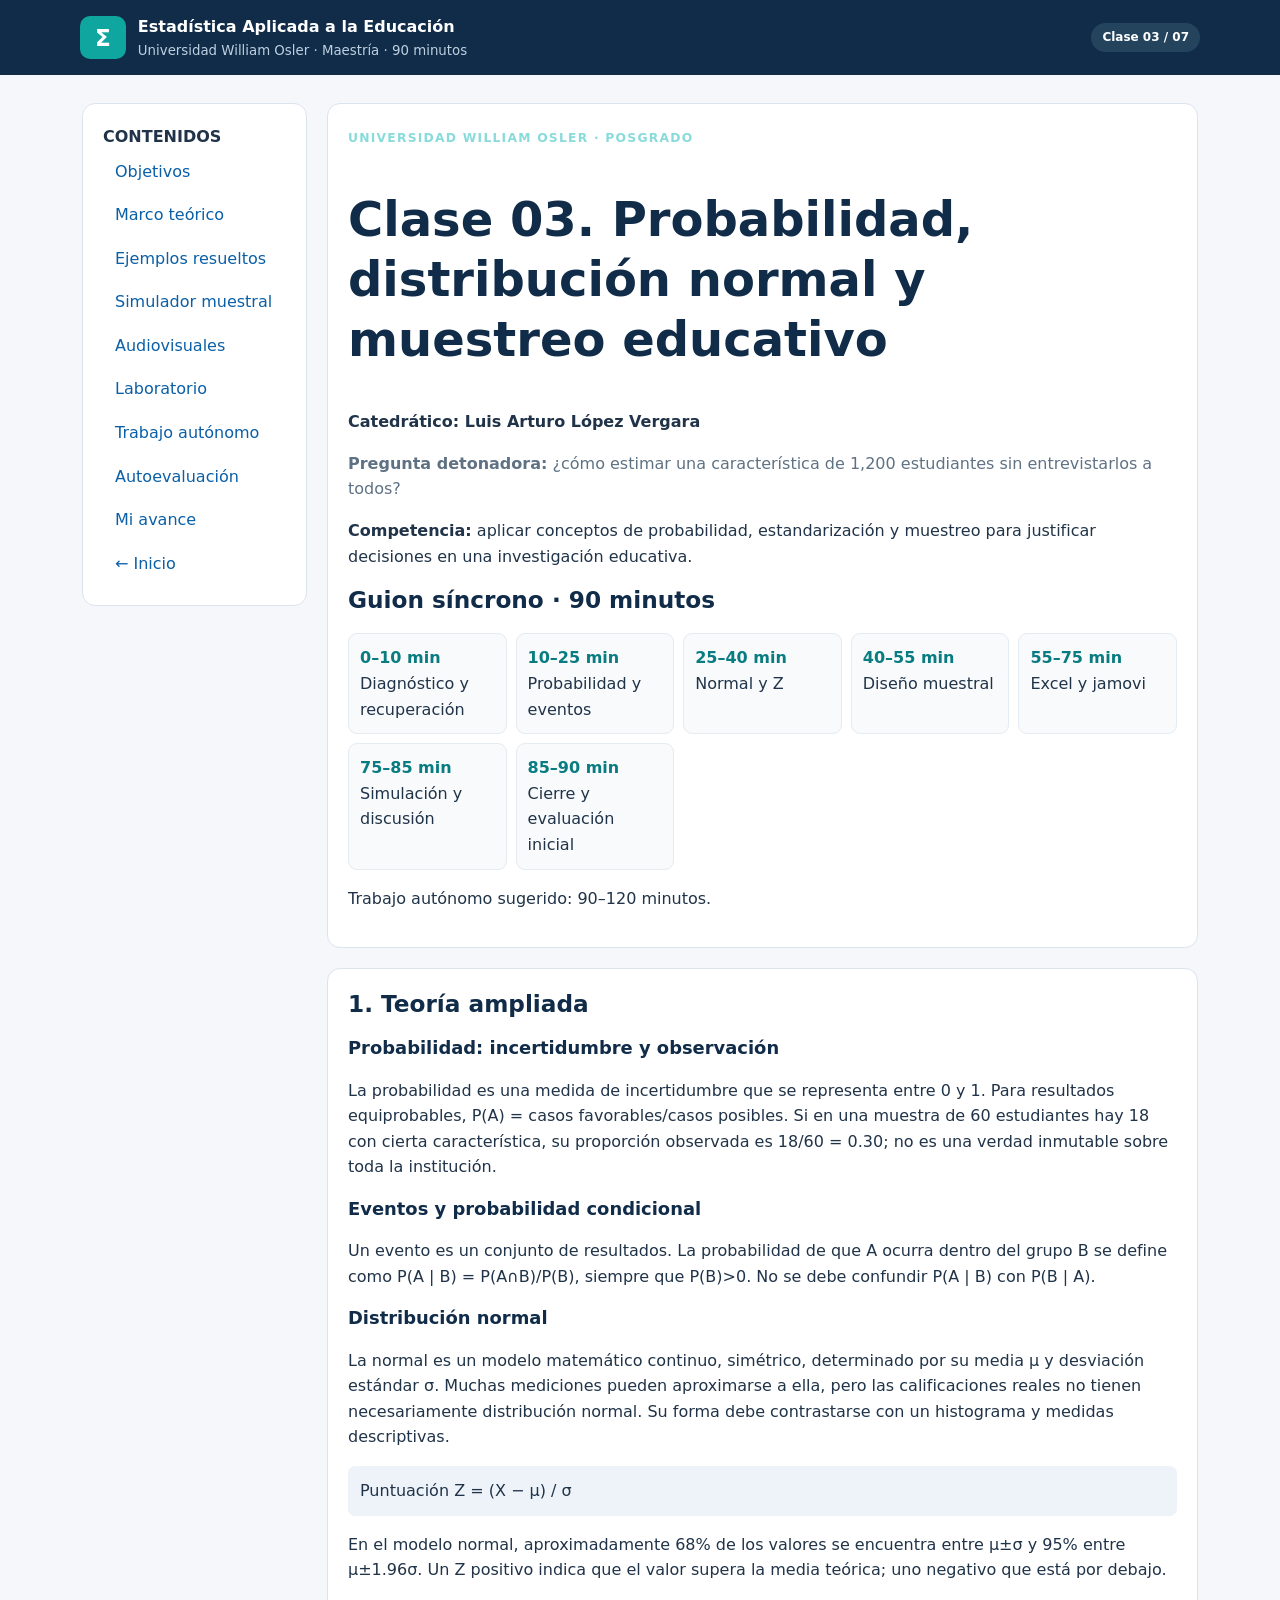
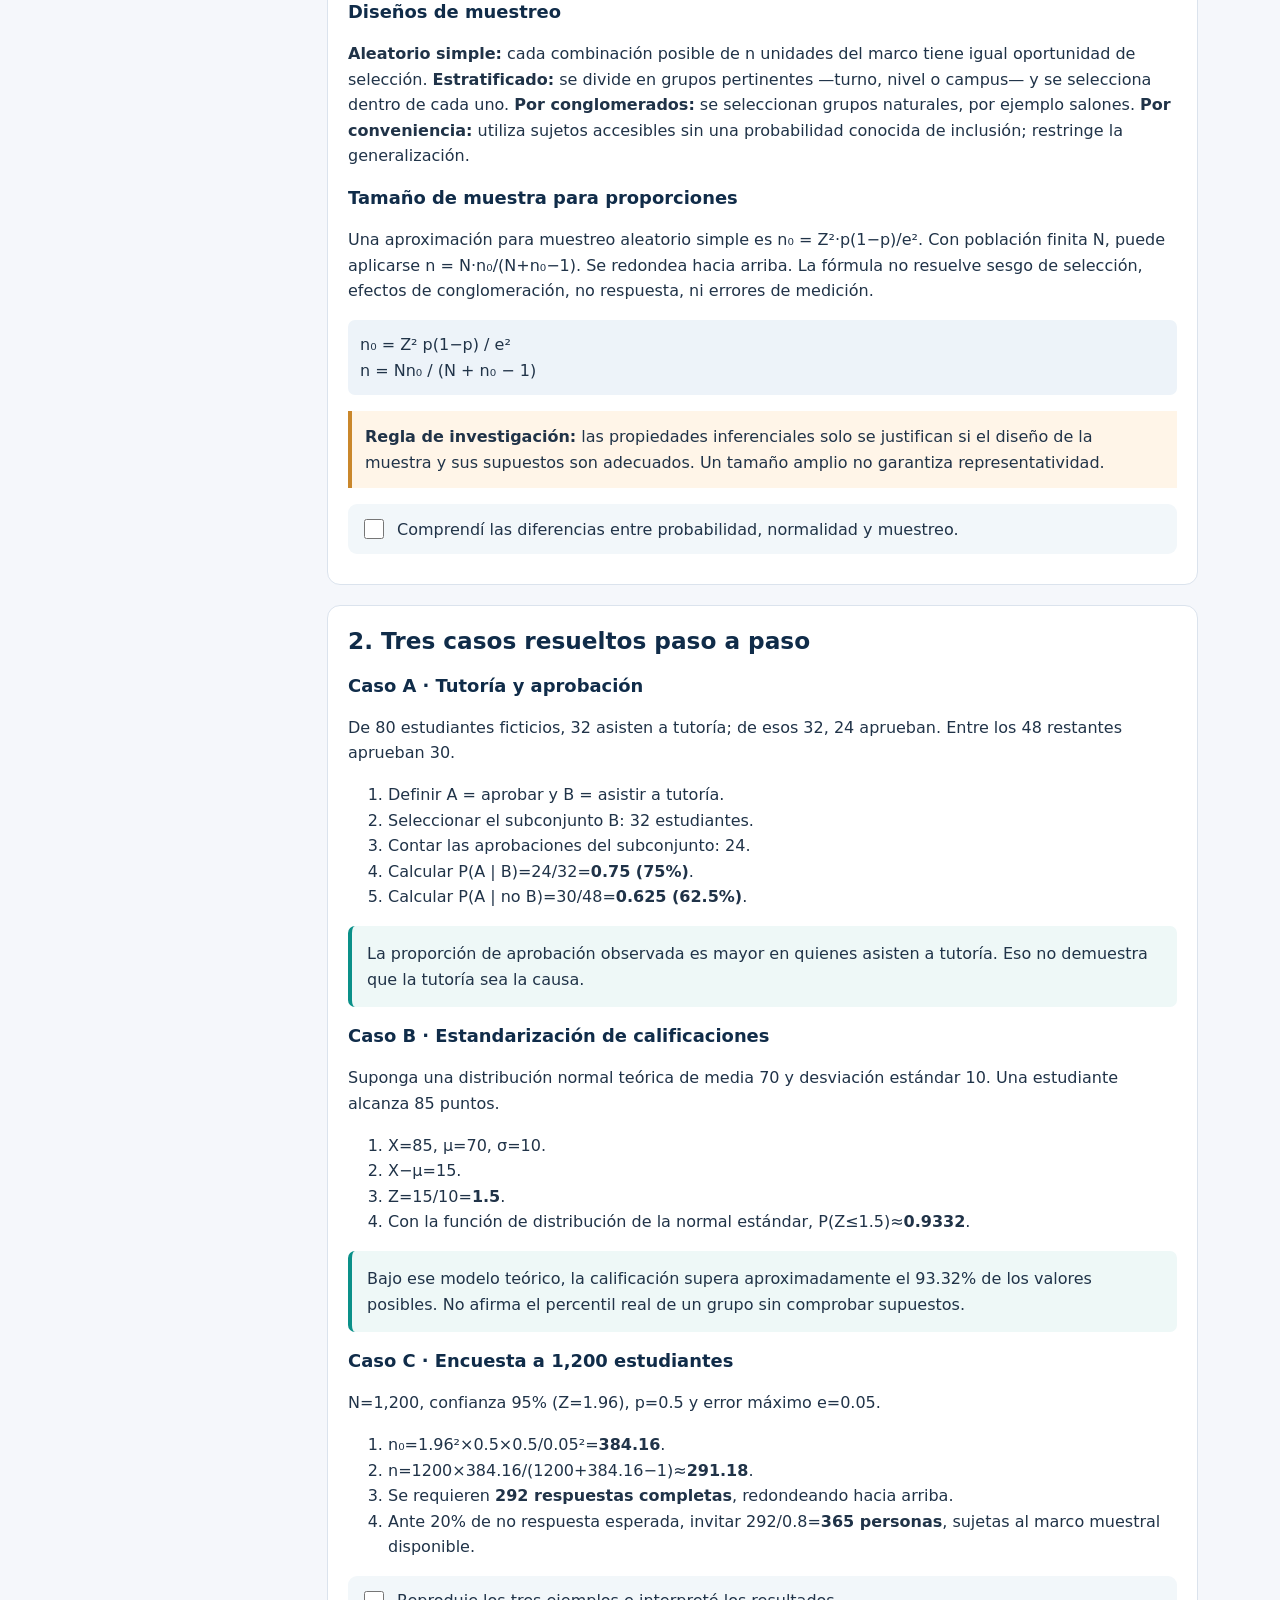
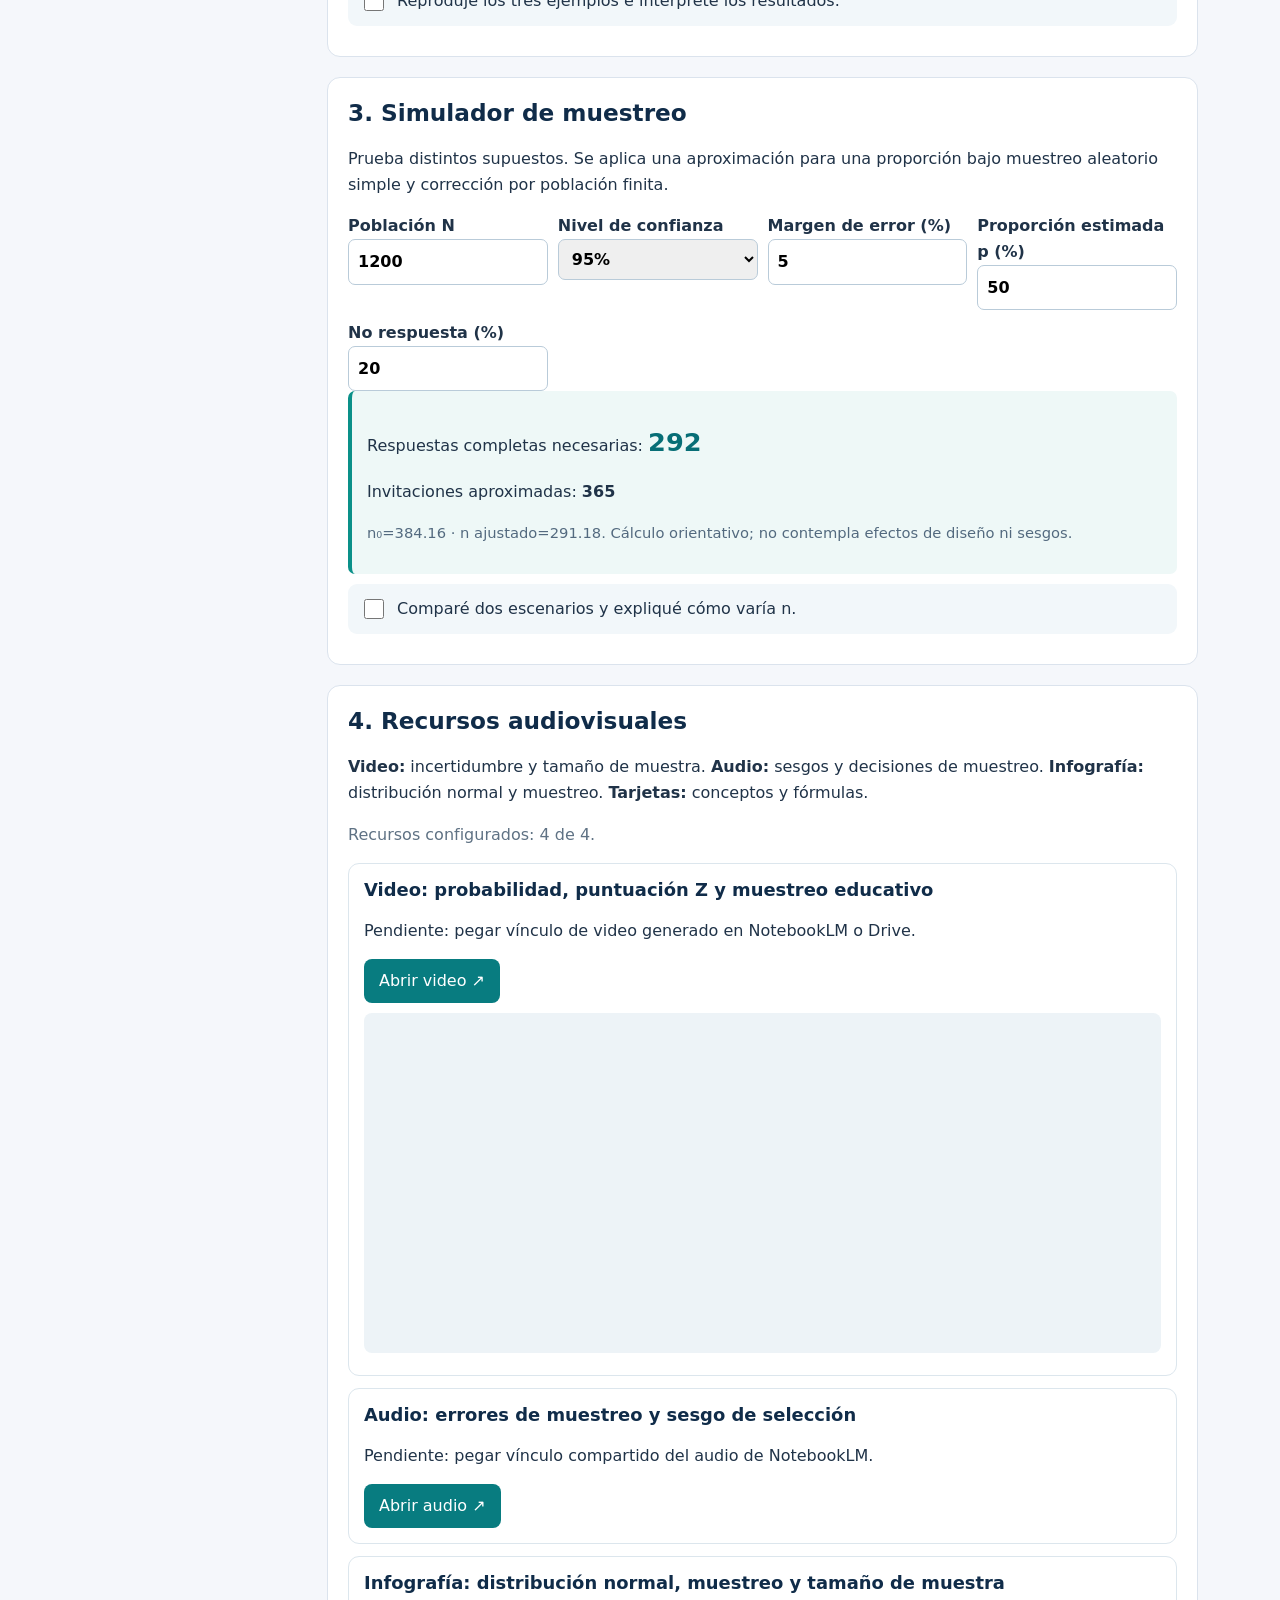
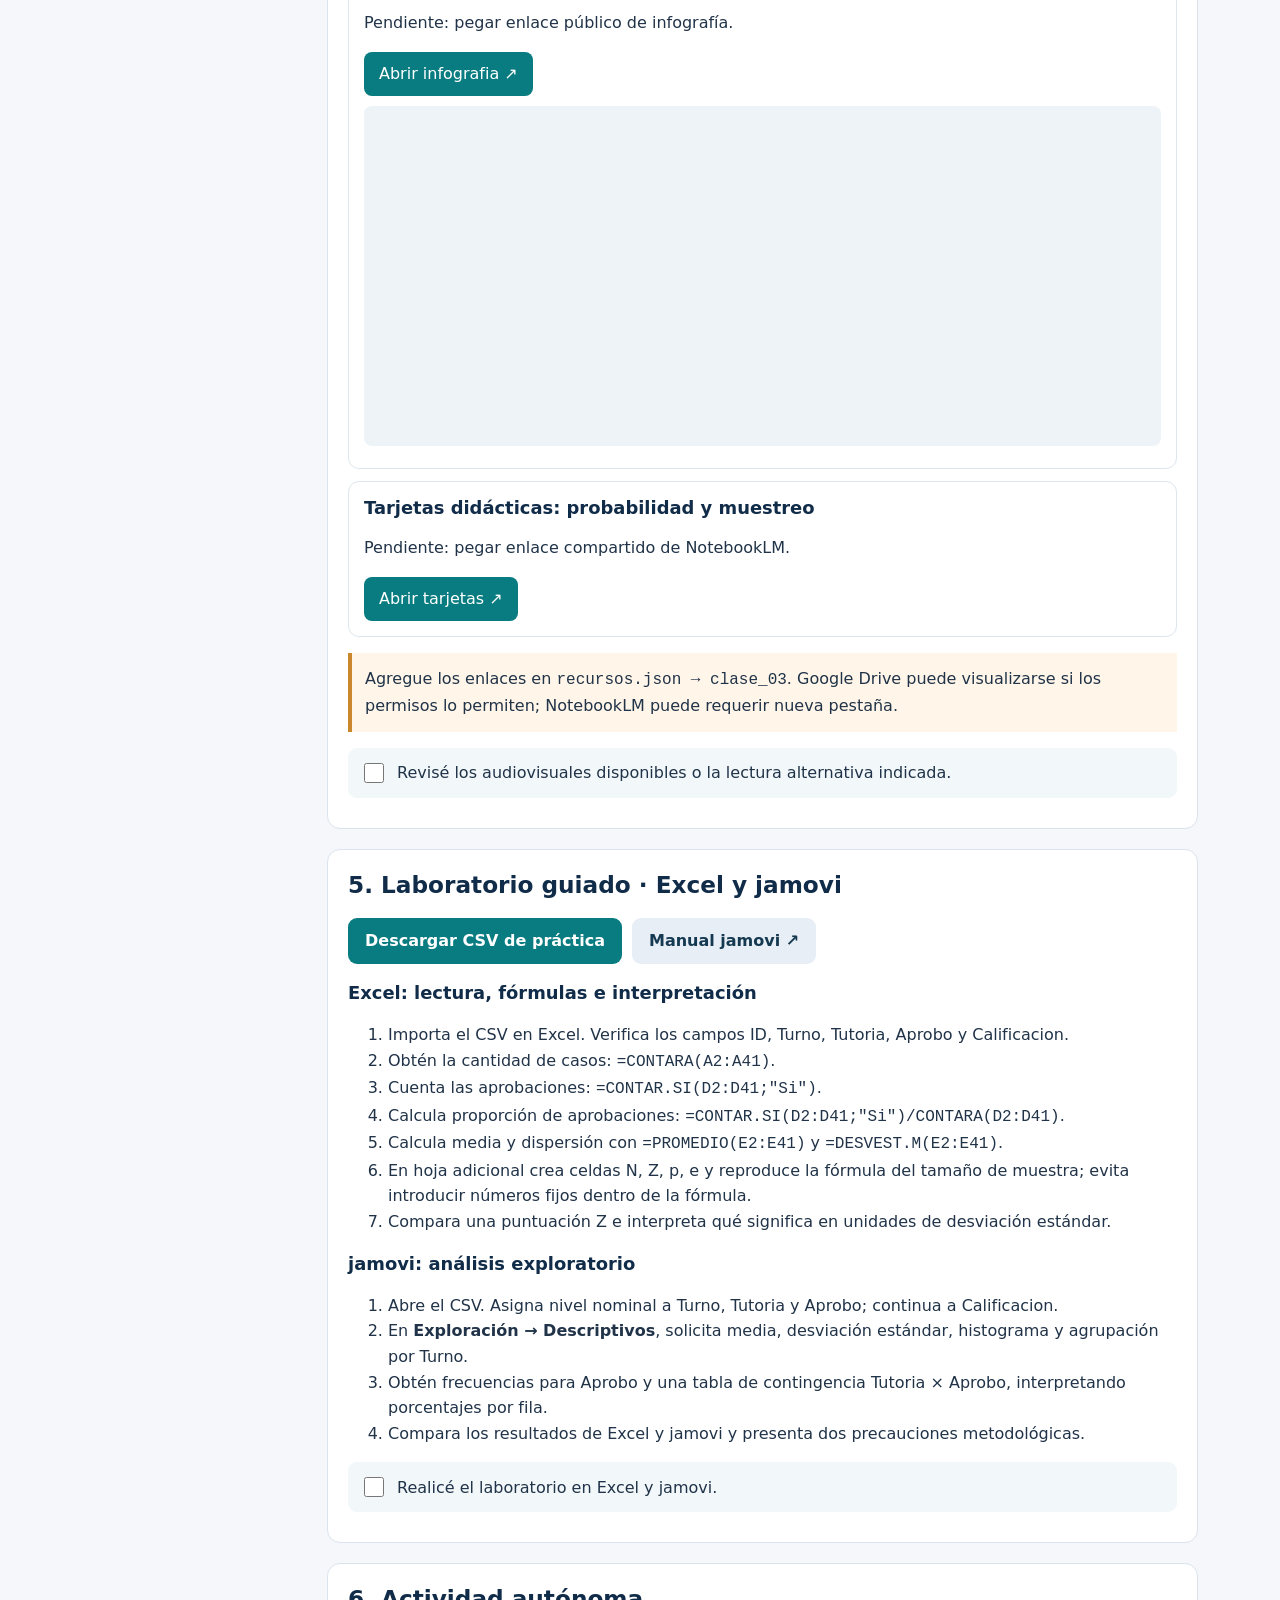
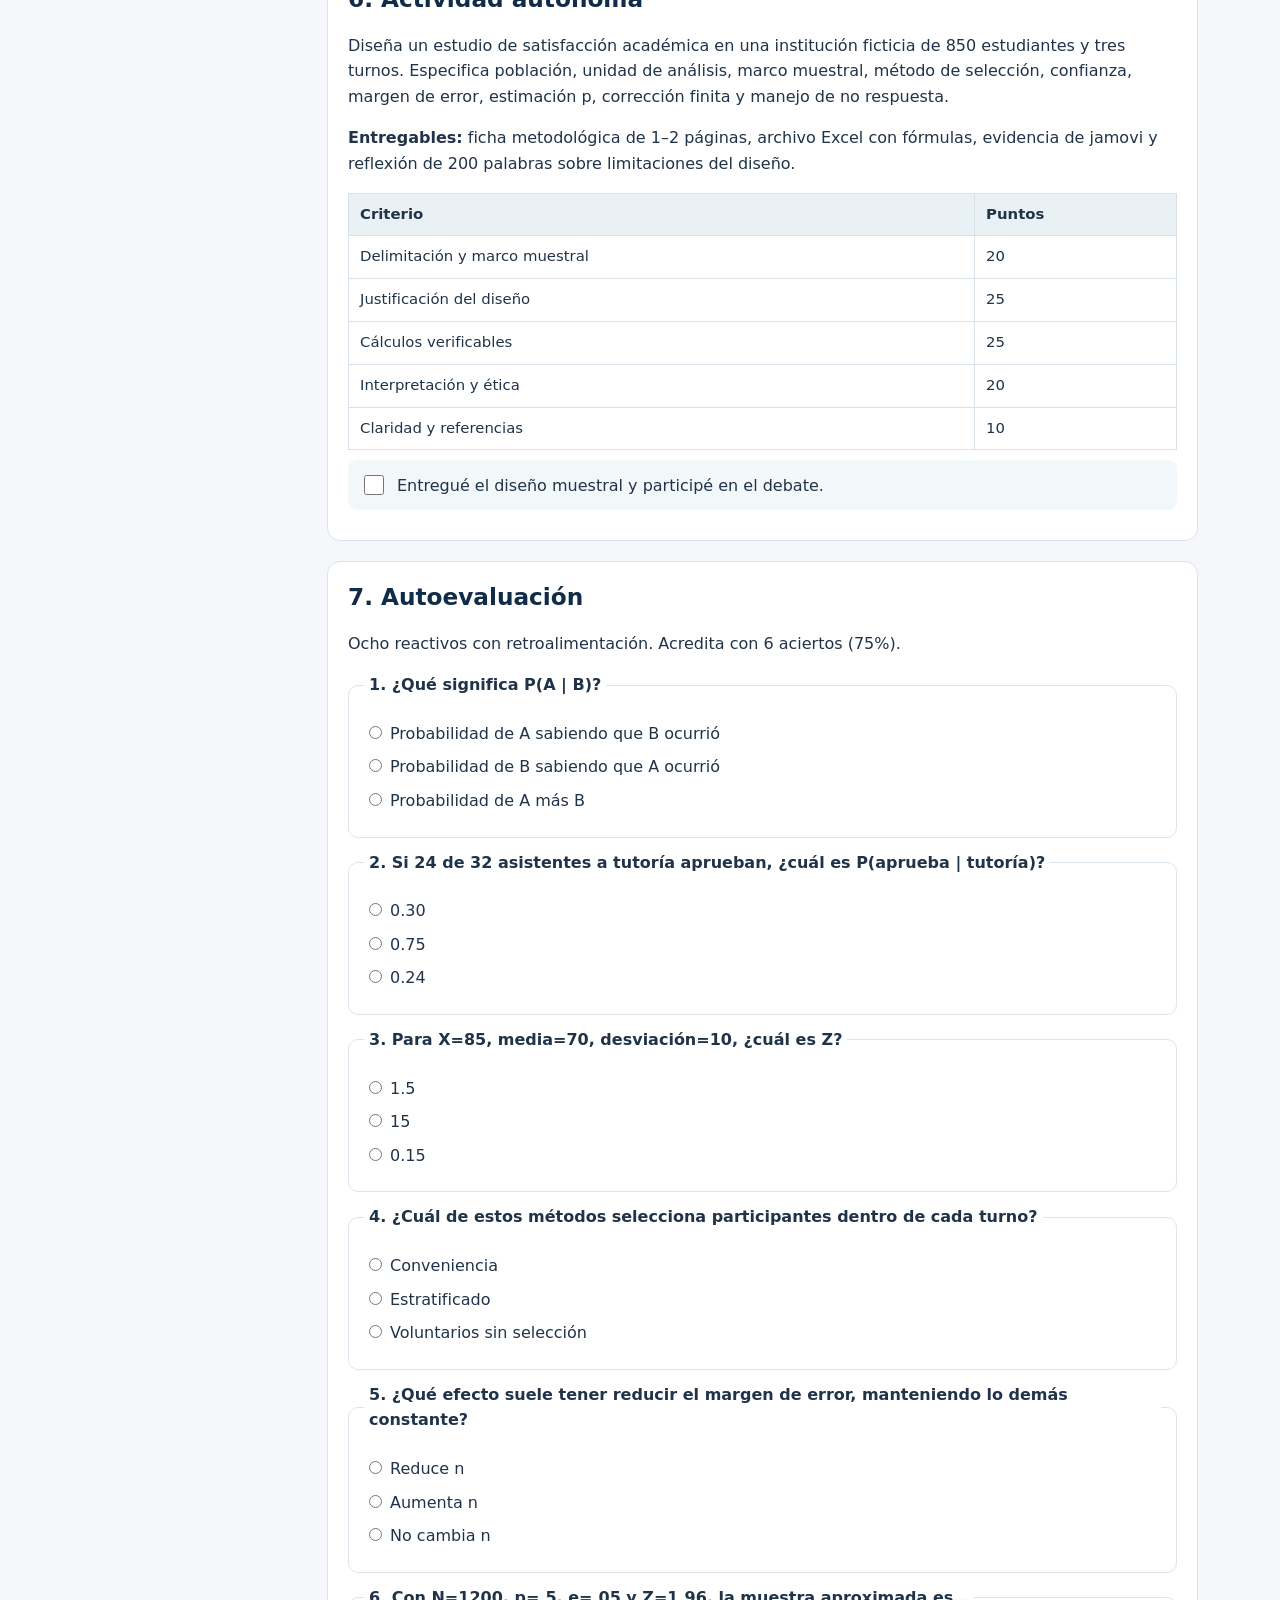
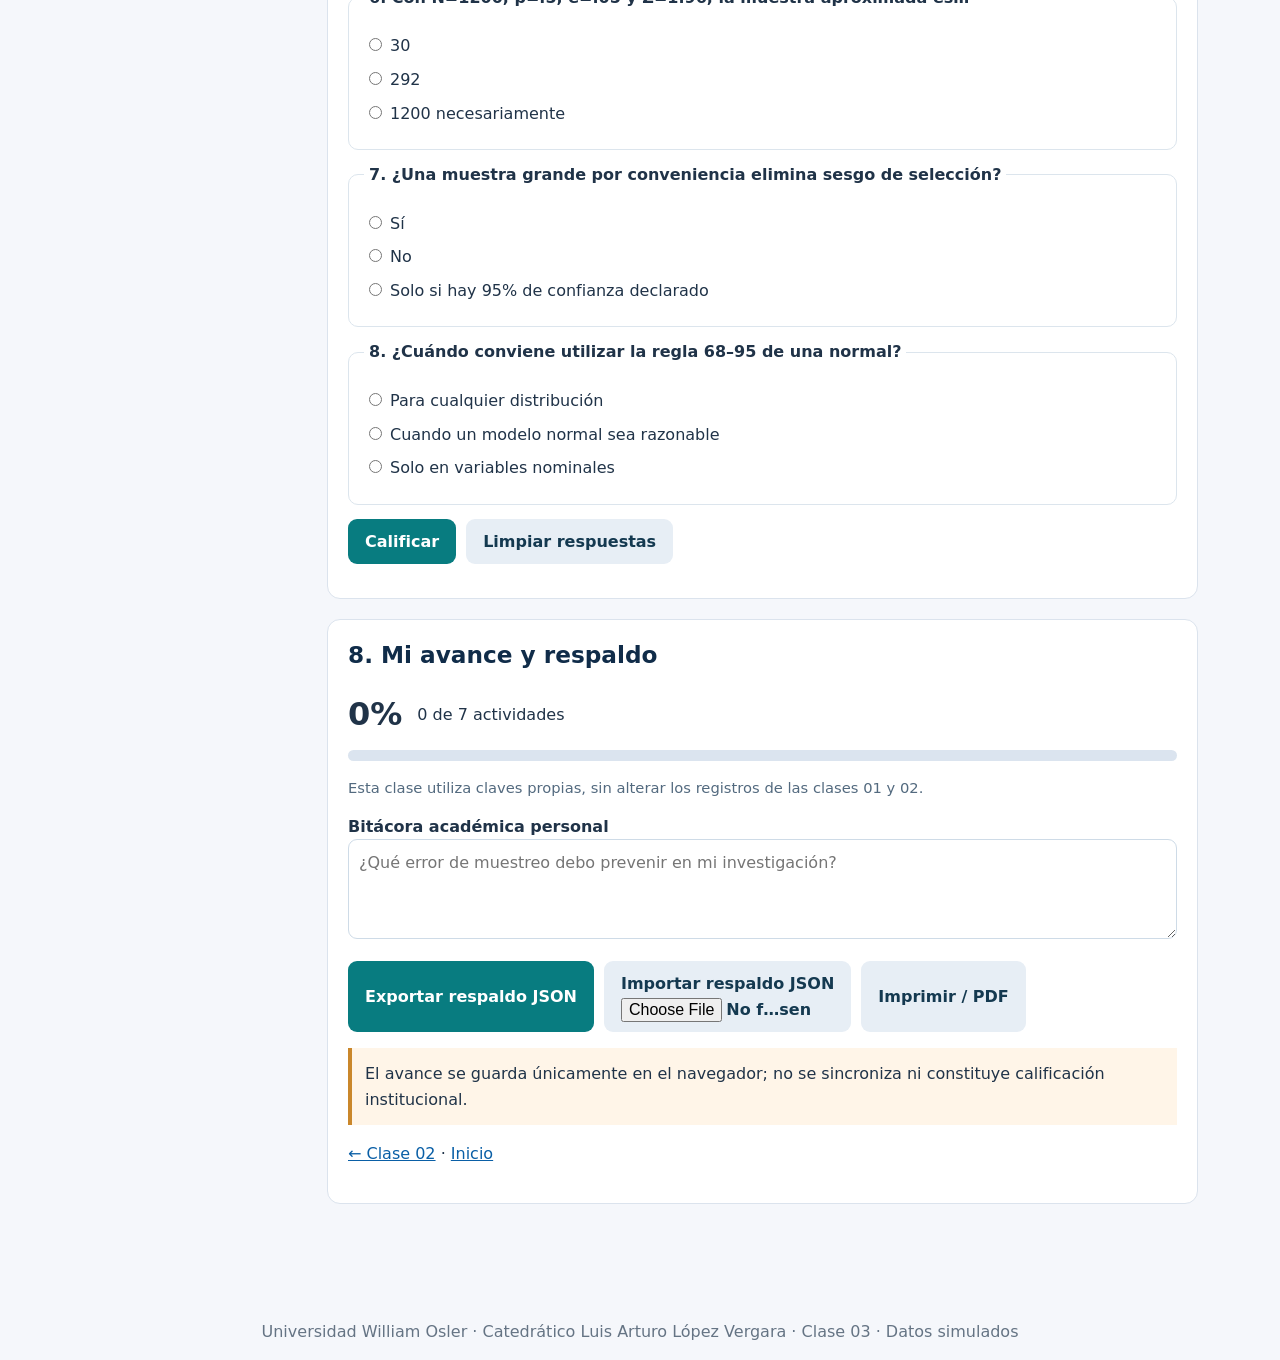
<file: unidad_03/index.html>
<!doctype html><html lang="es"><head><meta charset="utf-8"><meta name="viewport" content="width=device-width, initial-scale=1"><title>Clase 03 | Probabilidad y muestreo · Universidad William Osler</title><link rel="stylesheet" href="../assets/estilos.css"><style>.calcgrid{display:grid;grid-template-columns:repeat(auto-fit,minmax(165px,1fr));gap:10px}.calcgrid input,.calcgrid select{display:block;width:100%;padding:9px;border:1px solid #b9cbd9;border-radius:7px}.calcgrid label{font-weight:600}.value{font-size:1.6rem;font-weight:800;color:#076e76}.math{padding:12px;background:#edf3f9;border-radius:7px}.resource a{display:inline-block;padding:9px 15px;background:#087c80;color:white;text-decoration:none;border-radius:8px}.resource iframe{width:100%;min-height:340px}.small{font-size:.92rem;color:#536a7f}</style></head><body><header class="top"><a class="brand" href="../index.html"><span class="mark">Σ</span><span>Estadística Aplicada a la Educación<small>Universidad William Osler · Maestría · 90 minutos</small></span></a><span class="chip">Clase 03 / 07</span></header><main class="wrap"><div class="layout"><nav class="paper sidebar"><b>CONTENIDOS</b><a href="#ruta">Objetivos</a><a href="#teoria">Marco teórico</a><a href="#casos">Ejemplos resueltos</a><a href="#simulador">Simulador muestral</a><a href="#medios">Audiovisuales</a><a href="#laboratorio">Laboratorio</a><a href="#actividad">Trabajo autónomo</a><a href="#evaluacion">Autoevaluación</a><a href="#avance">Mi avance</a><a href="../index.html">← Inicio</a></nav><div class="content">
<section class="paper" id="ruta"><span class="eyebrow">UNIVERSIDAD WILLIAM OSLER · POSGRADO</span><h1>Clase 03. Probabilidad, distribución normal y muestreo educativo</h1><p><b>Catedrático: Luis Arturo López Vergara</b></p><p class="sub"><b>Pregunta detonadora:</b> ¿cómo estimar una característica de 1,200 estudiantes sin entrevistarlos a todos?</p><p><b>Competencia:</b> aplicar conceptos de probabilidad, estandarización y muestreo para justificar decisiones en una investigación educativa.</p><h2>Guion síncrono · 90 minutos</h2><div class="timeline"><div><b>0–10 min</b>Diagnóstico y recuperación</div><div><b>10–25 min</b>Probabilidad y eventos</div><div><b>25–40 min</b>Normal y Z</div><div><b>40–55 min</b>Diseño muestral</div><div><b>55–75 min</b>Excel y jamovi</div><div><b>75–85 min</b>Simulación y discusión</div><div><b>85–90 min</b>Cierre y evaluación inicial</div></div><p>Trabajo autónomo sugerido: 90–120 minutos.</p></section>
<section class="paper" id="teoria"><h2>1. Teoría ampliada</h2><h3>Probabilidad: incertidumbre y observación</h3><p>La probabilidad es una medida de incertidumbre que se representa entre 0 y 1. Para resultados equiprobables, P(A) = casos favorables/casos posibles. Si en una muestra de 60 estudiantes hay 18 con cierta característica, su proporción observada es 18/60 = 0.30; no es una verdad inmutable sobre toda la institución.</p><h3>Eventos y probabilidad condicional</h3><p>Un evento es un conjunto de resultados. La probabilidad de que A ocurra dentro del grupo B se define como P(A | B) = P(A∩B)/P(B), siempre que P(B)&gt;0. No se debe confundir P(A | B) con P(B | A).</p><h3>Distribución normal</h3><p>La normal es un modelo matemático continuo, simétrico, determinado por su media μ y desviación estándar σ. Muchas mediciones pueden aproximarse a ella, pero las calificaciones reales no tienen necesariamente distribución normal. Su forma debe contrastarse con un histograma y medidas descriptivas.</p><div class="math">Puntuación Z = (X − μ) / σ</div><p>En el modelo normal, aproximadamente 68% de los valores se encuentra entre μ±σ y 95% entre μ±1.96σ. Un Z positivo indica que el valor supera la media teórica; uno negativo que está por debajo.</p><h3>Diseños de muestreo</h3><p><b>Aleatorio simple:</b> cada combinación posible de n unidades del marco tiene igual oportunidad de selección. <b>Estratificado:</b> se divide en grupos pertinentes —turno, nivel o campus— y se selecciona dentro de cada uno. <b>Por conglomerados:</b> se seleccionan grupos naturales, por ejemplo salones. <b>Por conveniencia:</b> utiliza sujetos accesibles sin una probabilidad conocida de inclusión; restringe la generalización.</p><h3>Tamaño de muestra para proporciones</h3><p>Una aproximación para muestreo aleatorio simple es n₀ = Z²·p(1−p)/e². Con población finita N, puede aplicarse n = N·n₀/(N+n₀−1). Se redondea hacia arriba. La fórmula no resuelve sesgo de selección, efectos de conglomeración, no respuesta, ni errores de medición.</p><div class="math">n₀ = Z² p(1−p) / e²<br>n = Nn₀ / (N + n₀ − 1)</div><p class="warning"><b>Regla de investigación:</b> las propiedades inferenciales solo se justifican si el diseño de la muestra y sus supuestos son adecuados. Un tamaño amplio no garantiza representatividad.</p><label class="checkrow"><input data-progress="lectura" type="checkbox">Comprendí las diferencias entre probabilidad, normalidad y muestreo.</label></section>
<section class="paper" id="casos"><h2>2. Tres casos resueltos paso a paso</h2><h3>Caso A · Tutoría y aprobación</h3><p>De 80 estudiantes ficticios, 32 asisten a tutoría; de esos 32, 24 aprueban. Entre los 48 restantes aprueban 30.</p><ol><li>Definir A = aprobar y B = asistir a tutoría.</li><li>Seleccionar el subconjunto B: 32 estudiantes.</li><li>Contar las aprobaciones del subconjunto: 24.</li><li>Calcular P(A | B)=24/32=<b>0.75 (75%)</b>.</li><li>Calcular P(A | no B)=30/48=<b>0.625 (62.5%)</b>.</li></ol><p class="example">La proporción de aprobación observada es mayor en quienes asisten a tutoría. Eso no demuestra que la tutoría sea la causa.</p><h3>Caso B · Estandarización de calificaciones</h3><p>Suponga una distribución normal teórica de media 70 y desviación estándar 10. Una estudiante alcanza 85 puntos.</p><ol><li>X=85, μ=70, σ=10.</li><li>X−μ=15.</li><li>Z=15/10=<b>1.5</b>.</li><li>Con la función de distribución de la normal estándar, P(Z≤1.5)≈<b>0.9332</b>.</li></ol><p class="example">Bajo ese modelo teórico, la calificación supera aproximadamente el 93.32% de los valores posibles. No afirma el percentil real de un grupo sin comprobar supuestos.</p><h3>Caso C · Encuesta a 1,200 estudiantes</h3><p>N=1,200, confianza 95% (Z=1.96), p=0.5 y error máximo e=0.05.</p><ol><li>n₀=1.96²×0.5×0.5/0.05²=<b>384.16</b>.</li><li>n=1200×384.16/(1200+384.16−1)≈<b>291.18</b>.</li><li>Se requieren <b>292 respuestas completas</b>, redondeando hacia arriba.</li><li>Ante 20% de no respuesta esperada, invitar 292/0.8=<b>365 personas</b>, sujetas al marco muestral disponible.</li></ol><label class="checkrow"><input data-progress="casos" type="checkbox">Reproduje los tres ejemplos e interpreté los resultados.</label></section>
<section class="paper" id="simulador"><h2>3. Simulador de muestreo</h2><p>Prueba distintos supuestos. Se aplica una aproximación para una proporción bajo muestreo aleatorio simple y corrección por población finita.</p><div class="calcgrid"><label>Población N<input id="N" type="number" min="2" step="1" value="1200"></label><label>Nivel de confianza<select id="conf"><option value="1.645">90%</option><option value="1.96" selected>95%</option><option value="2.576">99%</option></select></label><label>Margen de error (%)<input id="err" type="number" min="0.1" max="49" step="0.1" value="5"></label><label>Proporción estimada p (%)<input id="prop" type="number" min="1" max="99" value="50"></label><label>No respuesta (%)<input id="nr" type="number" min="0" max="90" value="20"></label></div><div class="example"><p>Respuestas completas necesarias: <span class="value" id="nResult">—</span></p><p>Invitaciones aproximadas: <strong id="inviteResult">—</strong></p><p id="mathDetails" class="small"></p></div><label class="checkrow"><input data-progress="simulador" type="checkbox">Comparé dos escenarios y expliqué cómo varía n.</label></section>
<section class="paper" id="medios"><h2>4. Recursos audiovisuales</h2><p><b>Video:</b> incertidumbre y tamaño de muestra. <b>Audio:</b> sesgos y decisiones de muestreo. <b>Infografía:</b> distribución normal y muestreo. <b>Tarjetas:</b> conceptos y fórmulas.</p><p id="mediaStatus" class="sub" aria-live="polite">Cargando catálogo...</p><div id="resourceList"></div><p class="warning">Agregue los enlaces en <code>recursos.json → clase_03</code>. Google Drive puede visualizarse si los permisos lo permiten; NotebookLM puede requerir nueva pestaña.</p><label class="checkrow"><input data-progress="medios" type="checkbox">Revisé los audiovisuales disponibles o la lectura alternativa indicada.</label></section>
<section class="paper" id="laboratorio"><h2>5. Laboratorio guiado · Excel y jamovi</h2><div class="controls"><a class="button" href="../materiales/Clase03_muestreo_sintetico.csv" download>Descargar CSV de práctica</a><a class="button ghost" href="https://www.jamovi.org/user-manual.html" target="_blank" rel="noopener noreferrer">Manual jamovi ↗</a></div><h3>Excel: lectura, fórmulas e interpretación</h3><ol><li>Importa el CSV en Excel. Verifica los campos ID, Turno, Tutoria, Aprobo y Calificacion.</li><li>Obtén la cantidad de casos: <code>=CONTARA(A2:A41)</code>.</li><li>Cuenta las aprobaciones: <code>=CONTAR.SI(D2:D41;"Si")</code>.</li><li>Calcula proporción de aprobaciones: <code>=CONTAR.SI(D2:D41;"Si")/CONTARA(D2:D41)</code>.</li><li>Calcula media y dispersión con <code>=PROMEDIO(E2:E41)</code> y <code>=DESVEST.M(E2:E41)</code>.</li><li>En hoja adicional crea celdas N, Z, p, e y reproduce la fórmula del tamaño de muestra; evita introducir números fijos dentro de la fórmula.</li><li>Compara una puntuación Z e interpreta qué significa en unidades de desviación estándar.</li></ol><h3>jamovi: análisis exploratorio</h3><ol><li>Abre el CSV. Asigna nivel nominal a Turno, Tutoria y Aprobo; continua a Calificacion.</li><li>En <b>Exploración → Descriptivos</b>, solicita media, desviación estándar, histograma y agrupación por Turno.</li><li>Obtén frecuencias para Aprobo y una tabla de contingencia Tutoria × Aprobo, interpretando porcentajes por fila.</li><li>Compara los resultados de Excel y jamovi y presenta dos precauciones metodológicas.</li></ol><label class="checkrow"><input data-progress="laboratorio" type="checkbox">Realicé el laboratorio en Excel y jamovi.</label></section>
<section class="paper" id="actividad"><h2>6. Actividad autónoma</h2><p>Diseña un estudio de satisfacción académica en una institución ficticia de 850 estudiantes y tres turnos. Especifica población, unidad de análisis, marco muestral, método de selección, confianza, margen de error, estimación p, corrección finita y manejo de no respuesta.</p><p><b>Entregables:</b> ficha metodológica de 1–2 páginas, archivo Excel con fórmulas, evidencia de jamovi y reflexión de 200 palabras sobre limitaciones del diseño.</p><div class="table-wrap"><table><tr><th>Criterio</th><th>Puntos</th></tr><tr><td>Delimitación y marco muestral</td><td>20</td></tr><tr><td>Justificación del diseño</td><td>25</td></tr><tr><td>Cálculos verificables</td><td>25</td></tr><tr><td>Interpretación y ética</td><td>20</td></tr><tr><td>Claridad y referencias</td><td>10</td></tr></table></div><label class="checkrow"><input data-progress="actividad" type="checkbox">Entregué el diseño muestral y participé en el debate.</label></section>
<section class="paper" id="evaluacion"><h2>7. Autoevaluación</h2><p>Ocho reactivos con retroalimentación. Acredita con 6 aciertos (75%).</p><div id="quiz"></div><div class="controls"><button id="gradeBtn" class="button">Calificar</button><button id="resetQuiz" class="button ghost">Limpiar respuestas</button></div><div id="feedback" aria-live="polite"></div></section>
<section class="paper" id="avance"><h2>8. Mi avance y respaldo</h2><div class="stat-row"><strong id="pct">0%</strong><span id="doneLabel">0 de 7 actividades</span></div><div class="track"><i id="bar"></i></div><p class="small">Esta clase utiliza claves propias, sin alterar los registros de las clases 01 y 02.</p><label for="notes"><b>Bitácora académica personal</b></label><textarea id="notes" placeholder="¿Qué error de muestreo debo prevenir en mi investigación?"></textarea><div class="controls"><button id="exportBtn" class="button">Exportar respaldo JSON</button><label class="button ghost">Importar respaldo JSON <input type="file" id="importFile" accept=".json,application/json" style="display:block;max-width:200px"></label><button id="printBtn" class="button ghost">Imprimir / PDF</button></div><p class="warning">El avance se guarda únicamente en el navegador; no se sincroniza ni constituye calificación institucional.</p><p><a href="../unidad_02/index.html">← Clase 02</a> · <a href="../index.html">Inicio</a></p></section></div></div></main><footer>Universidad William Osler · Catedrático Luis Arturo López Vergara · Clase 03 · Datos simulados</footer><script src="../assets/app.js"></script><script src="clase.js?v=1"></script></body></html>
</file>
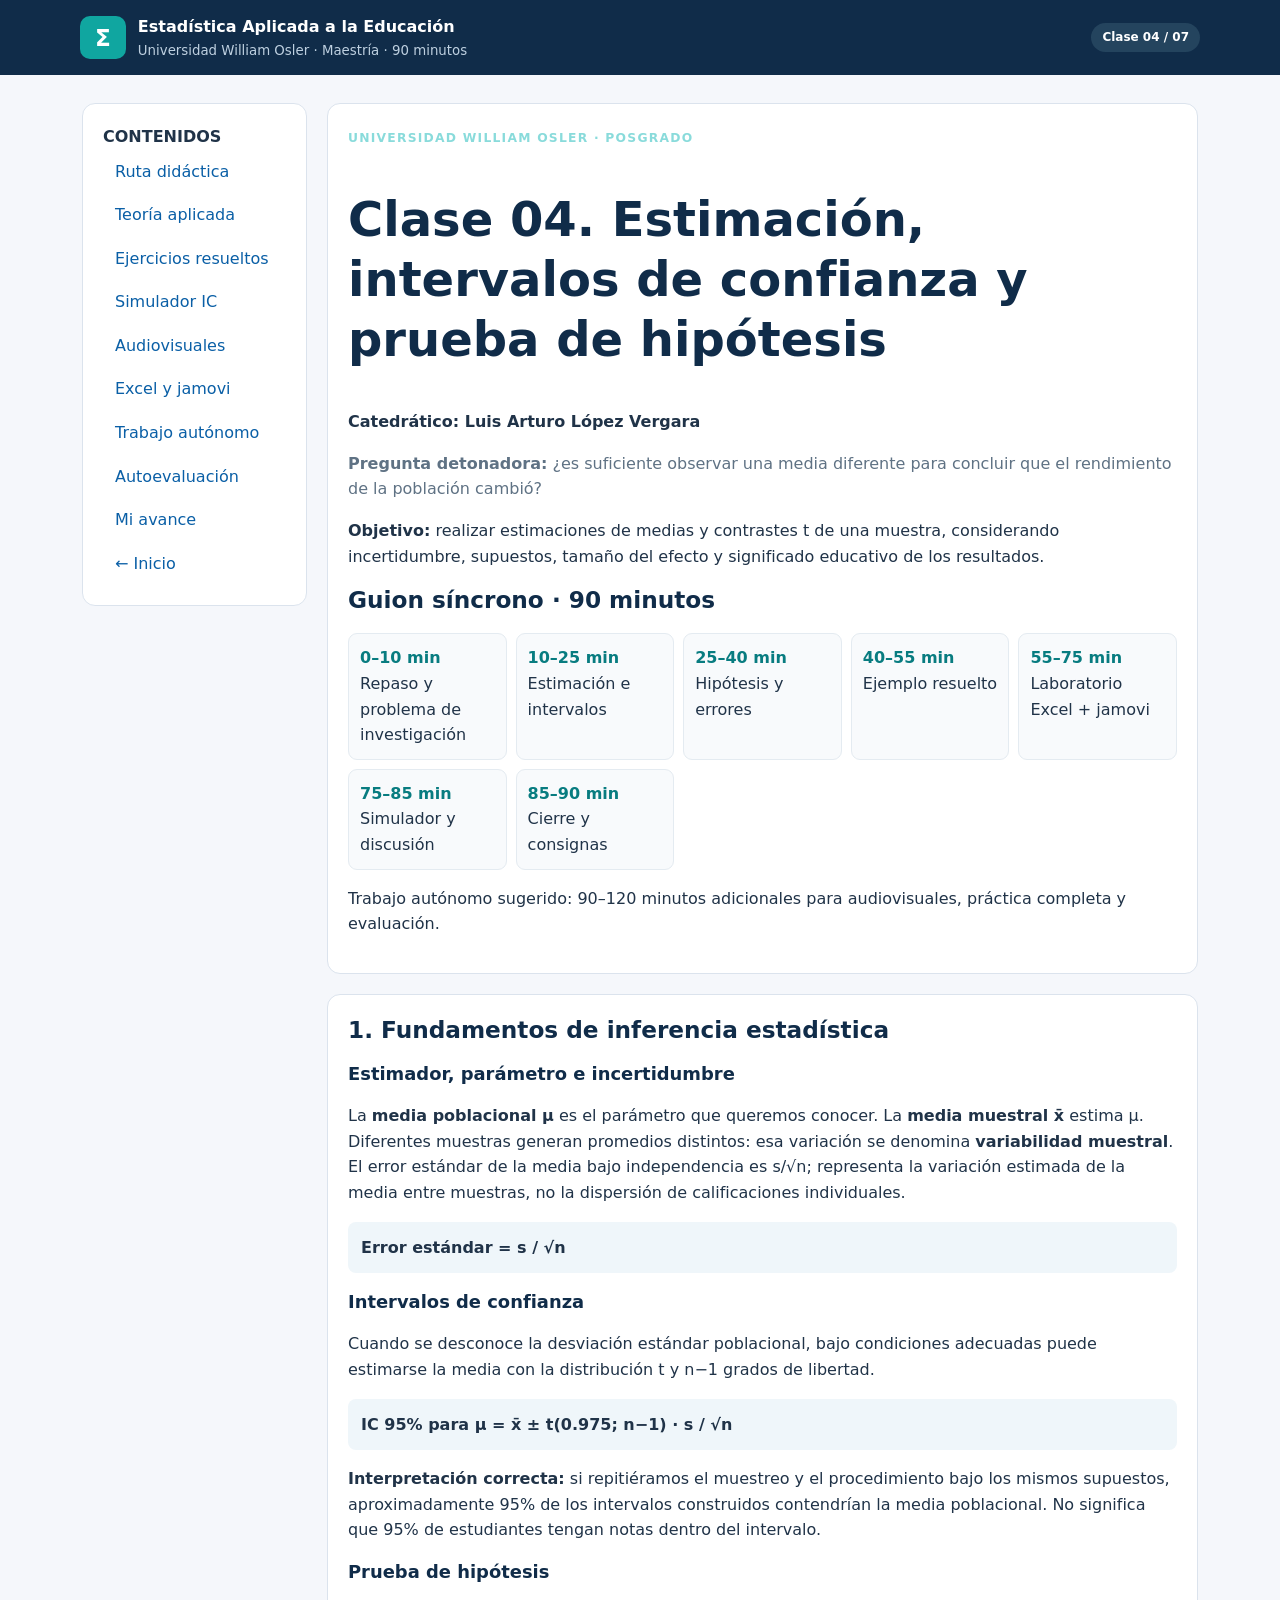
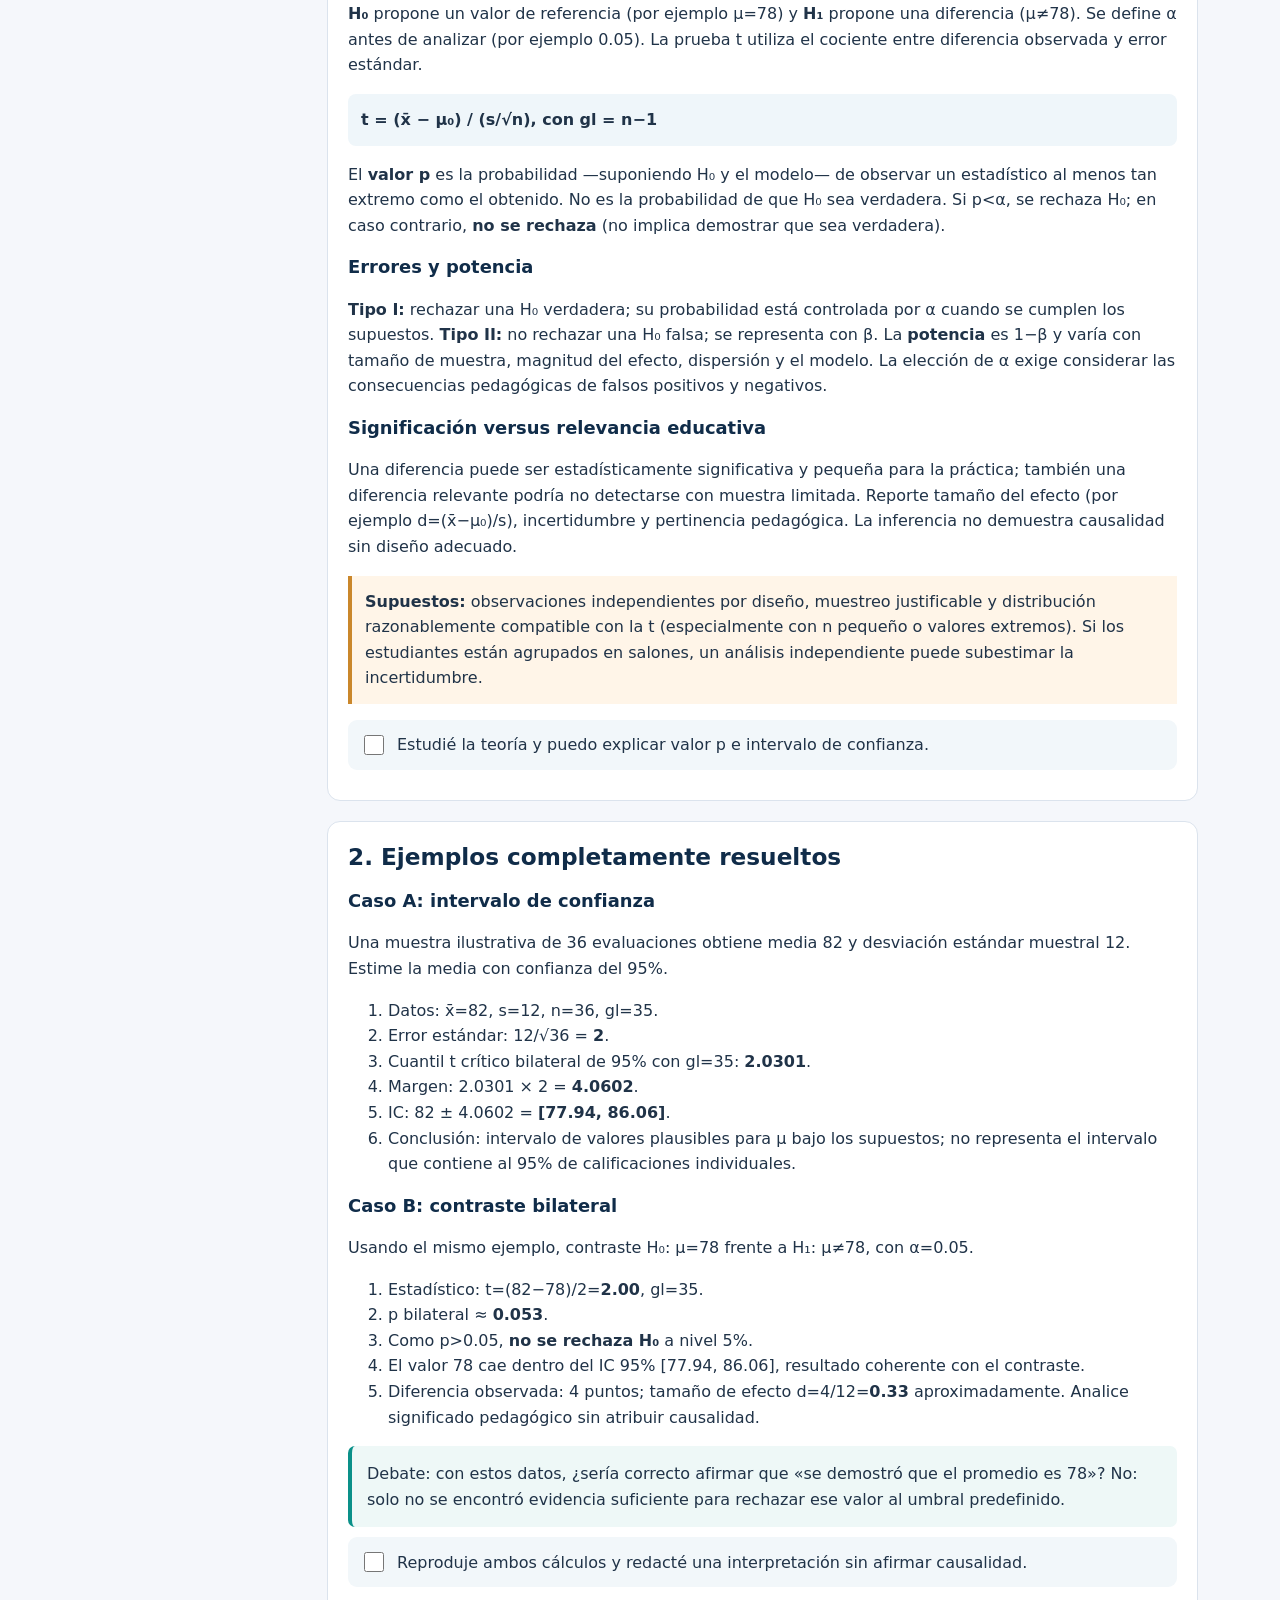
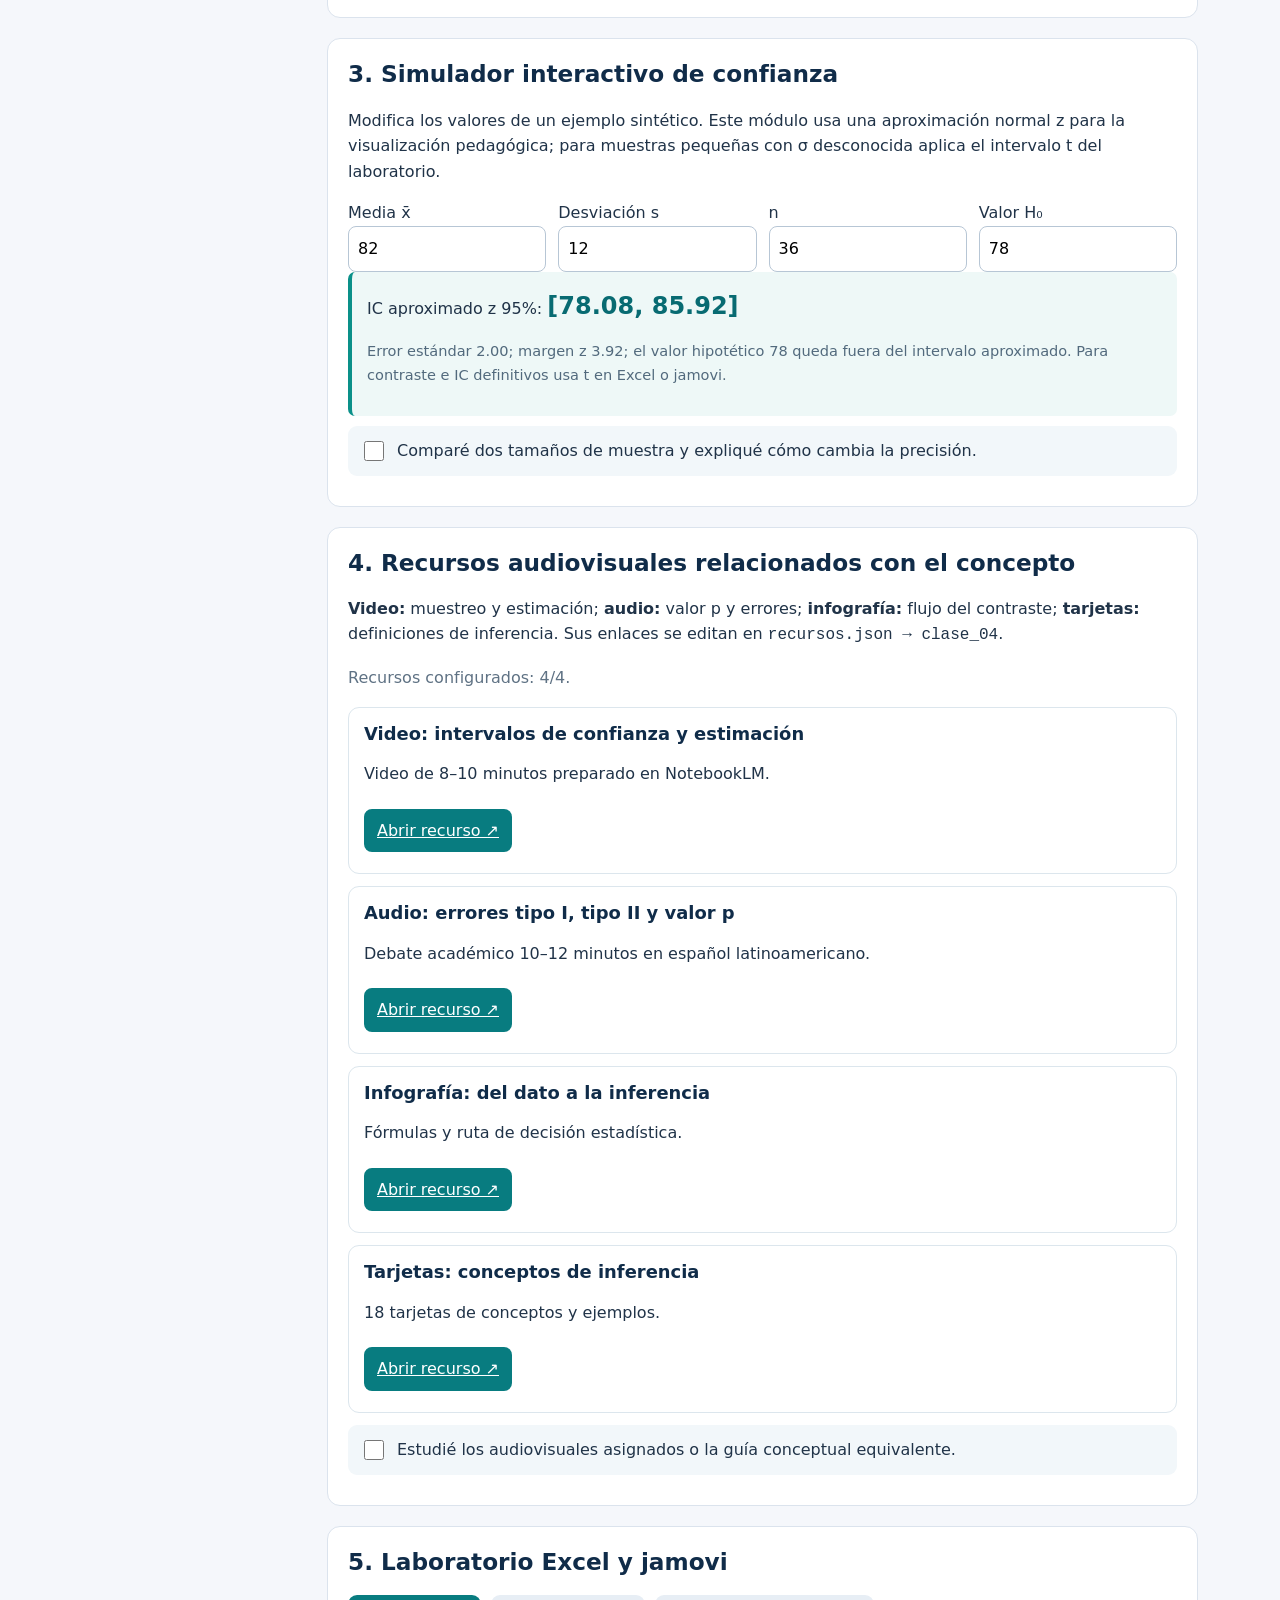
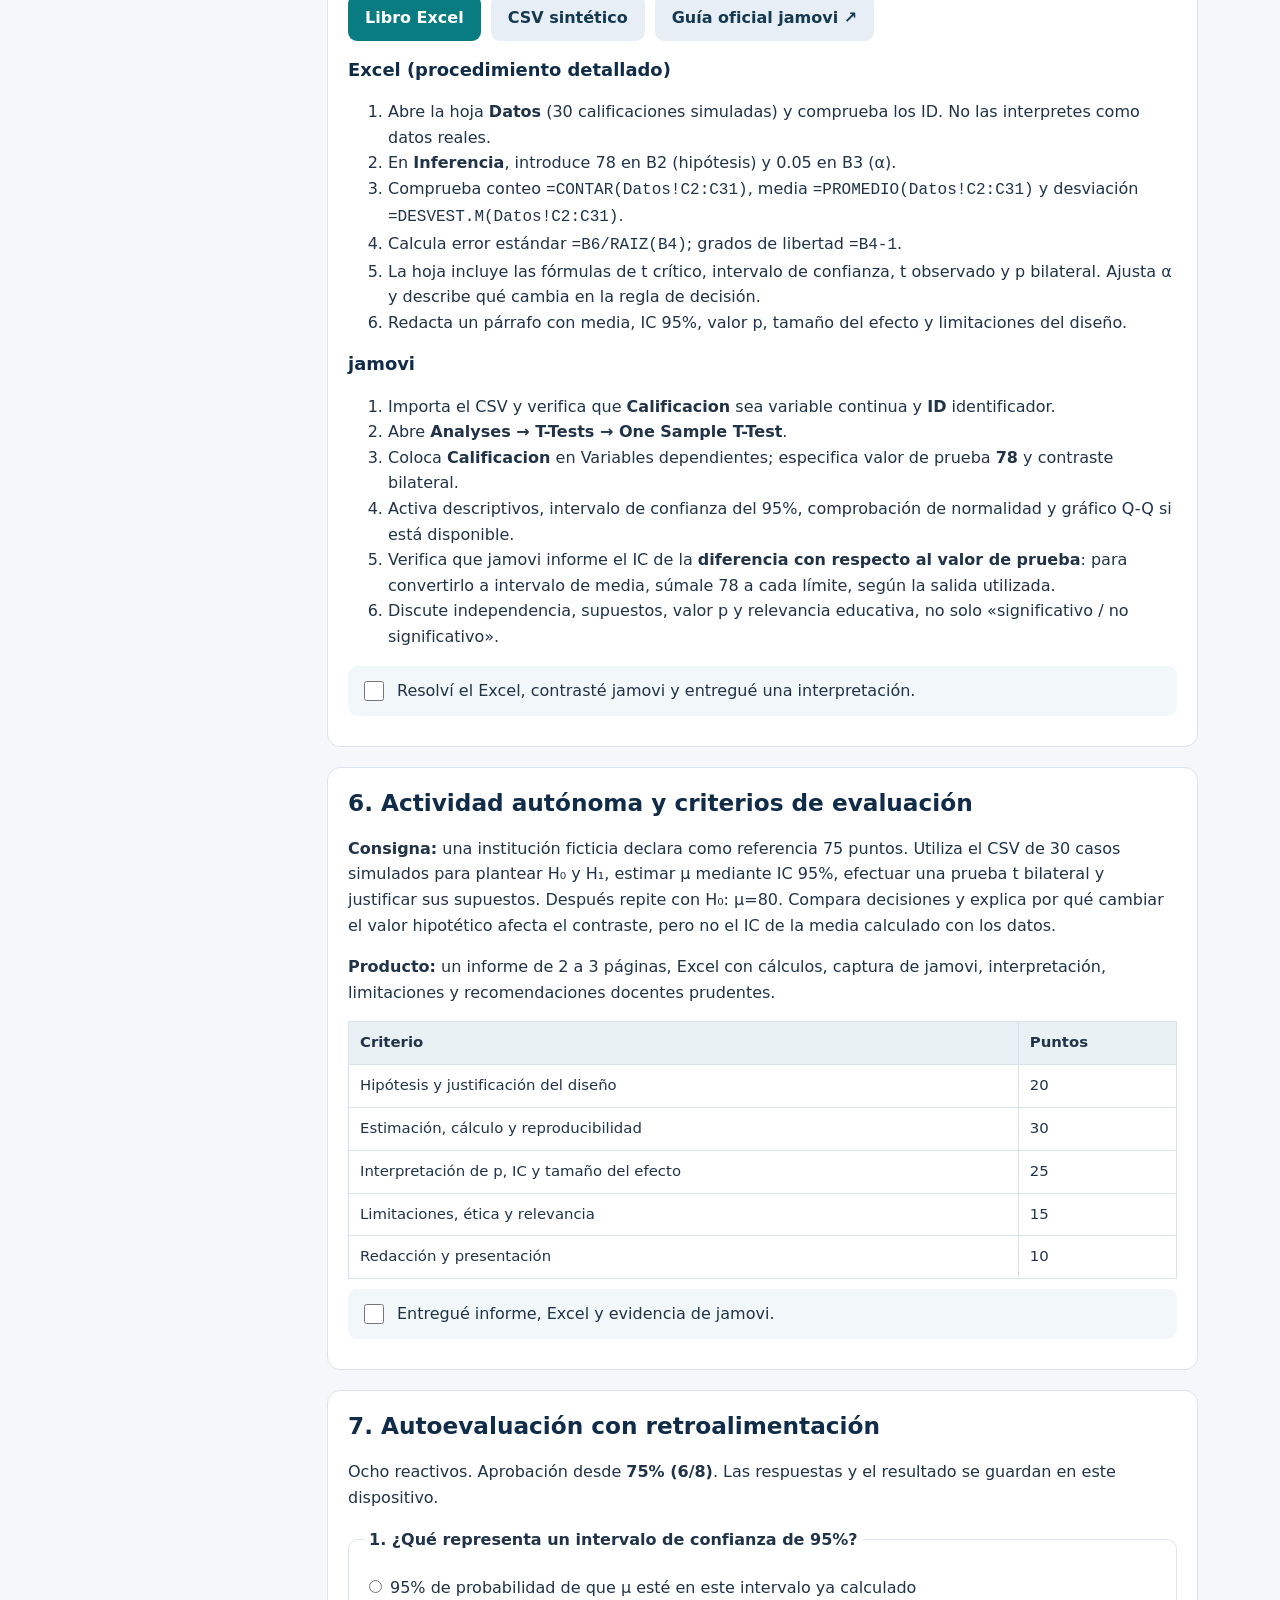
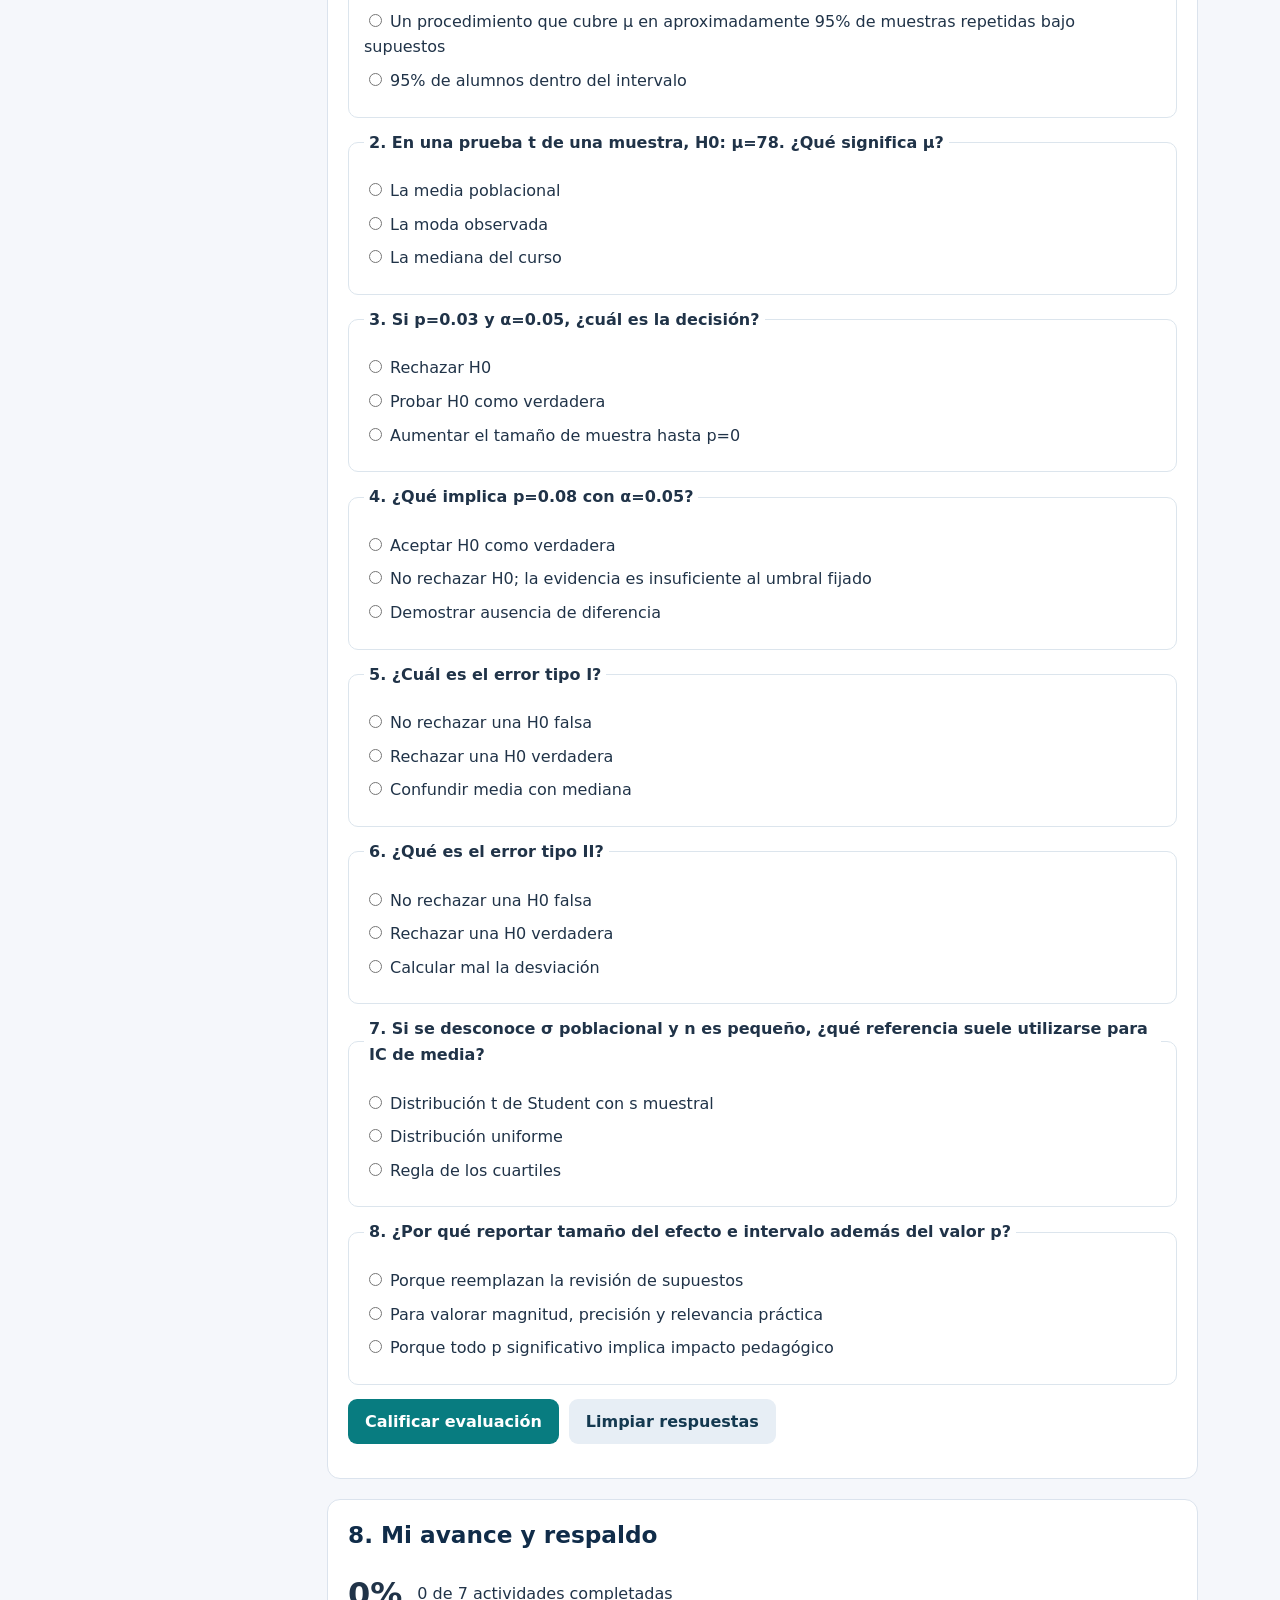
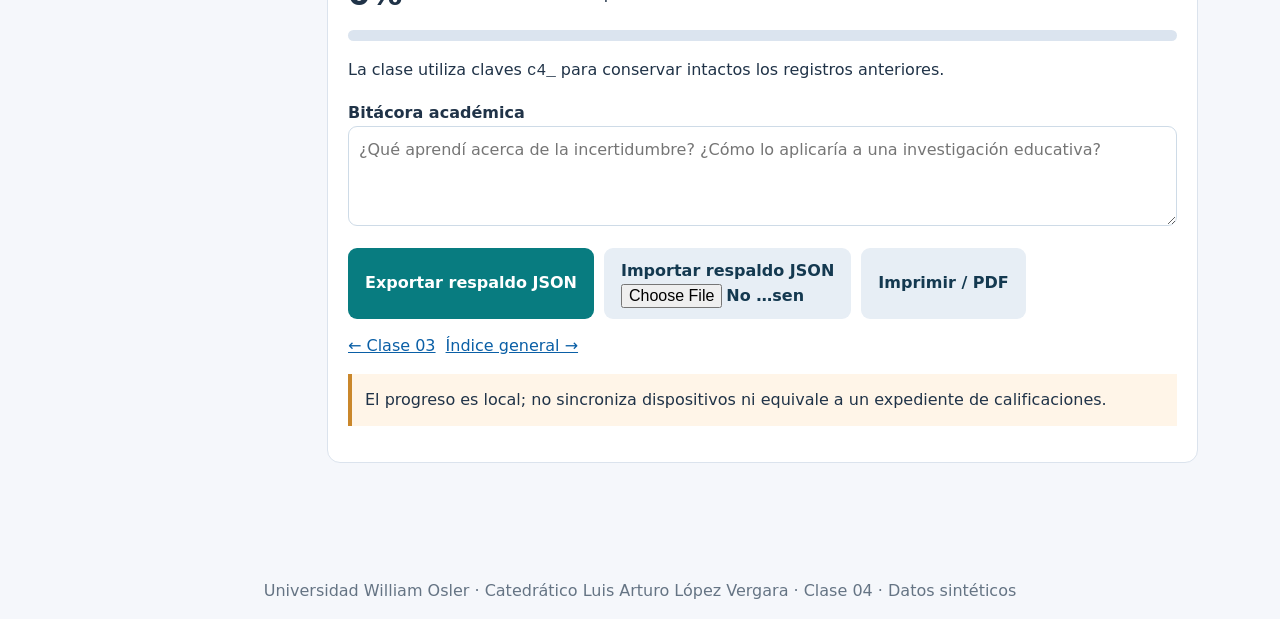
<file: unidad_04/index.html>
<!doctype html><html lang="es"><head><meta charset="utf-8"><meta name="viewport" content="width=device-width,initial-scale=1"><title>Clase 04 · Inferencia | Universidad William Osler</title><link rel="stylesheet" href="../assets/estilos.css"><style>.formula{padding:13px;background:#eff6fa;border-radius:8px;overflow:auto;font-weight:650}.fields{display:grid;grid-template-columns:repeat(auto-fit,minmax(160px,1fr));gap:12px}.fields input{width:100%;padding:9px;border:1px solid #b7c6d5;border-radius:8px}.kpi{font-size:1.5rem;font-weight:800;color:#086b72}.small{color:#526a7d;font-size:.91rem}.media-link{display:inline-block;padding:9px 13px;background:#087c80;color:white!important;border-radius:8px;margin:6px 0}.resource iframe{min-height:300px;width:100%}</style></head><body><header class="top"><a class="brand" href="../index.html"><span class="mark">Σ</span><span>Estadística Aplicada a la Educación<small>Universidad William Osler · Maestría · 90 minutos</small></span></a><span class="chip">Clase 04 / 07</span></header><main class="wrap"><div class="layout"><nav class="paper sidebar"><b>CONTENIDOS</b><a href="#ruta">Ruta didáctica</a><a href="#teoria">Teoría aplicada</a><a href="#casos">Ejercicios resueltos</a><a href="#simulador">Simulador IC</a><a href="#medios">Audiovisuales</a><a href="#laboratorio">Excel y jamovi</a><a href="#actividad">Trabajo autónomo</a><a href="#evaluacion">Autoevaluación</a><a href="#avance">Mi avance</a><a href="../index.html">← Inicio</a></nav><div class="content"><section class="paper" id="ruta"><span class="eyebrow">UNIVERSIDAD WILLIAM OSLER · POSGRADO</span><h1>Clase 04. Estimación, intervalos de confianza y prueba de hipótesis</h1><p><b>Catedrático: Luis Arturo López Vergara</b></p><p class="sub"><b>Pregunta detonadora:</b> ¿es suficiente observar una media diferente para concluir que el rendimiento de la población cambió?</p><p><b>Objetivo:</b> realizar estimaciones de medias y contrastes t de una muestra, considerando incertidumbre, supuestos, tamaño del efecto y significado educativo de los resultados.</p><h2>Guion síncrono · 90 minutos</h2><div class="timeline"><div><b>0–10 min</b>Repaso y problema de investigación</div><div><b>10–25 min</b>Estimación e intervalos</div><div><b>25–40 min</b>Hipótesis y errores</div><div><b>40–55 min</b>Ejemplo resuelto</div><div><b>55–75 min</b>Laboratorio Excel + jamovi</div><div><b>75–85 min</b>Simulador y discusión</div><div><b>85–90 min</b>Cierre y consignas</div></div><p>Trabajo autónomo sugerido: 90–120 minutos adicionales para audiovisuales, práctica completa y evaluación.</p></section>
<section class="paper" id="teoria"><h2>1. Fundamentos de inferencia estadística</h2><h3>Estimador, parámetro e incertidumbre</h3><p>La <b>media poblacional μ</b> es el parámetro que queremos conocer. La <b>media muestral x̄</b> estima μ. Diferentes muestras generan promedios distintos: esa variación se denomina <b>variabilidad muestral</b>. El error estándar de la media bajo independencia es s/√n; representa la variación estimada de la media entre muestras, no la dispersión de calificaciones individuales.</p><div class="formula">Error estándar = s / √n</div><h3>Intervalos de confianza</h3><p>Cuando se desconoce la desviación estándar poblacional, bajo condiciones adecuadas puede estimarse la media con la distribución t y n−1 grados de libertad.</p><div class="formula">IC 95% para μ = x̄ ± t(0.975; n−1) · s / √n</div><p><b>Interpretación correcta:</b> si repitiéramos el muestreo y el procedimiento bajo los mismos supuestos, aproximadamente 95% de los intervalos construidos contendrían la media poblacional. No significa que 95% de estudiantes tengan notas dentro del intervalo.</p><h3>Prueba de hipótesis</h3><p><b>H₀</b> propone un valor de referencia (por ejemplo μ=78) y <b>H₁</b> propone una diferencia (μ≠78). Se define α antes de analizar (por ejemplo 0.05). La prueba t utiliza el cociente entre diferencia observada y error estándar.</p><div class="formula">t = (x̄ − μ₀) / (s/√n), con gl = n−1</div><p>El <b>valor p</b> es la probabilidad —suponiendo H₀ y el modelo— de observar un estadístico al menos tan extremo como el obtenido. No es la probabilidad de que H₀ sea verdadera. Si p&lt;α, se rechaza H₀; en caso contrario, <b>no se rechaza</b> (no implica demostrar que sea verdadera).</p><h3>Errores y potencia</h3><p><b>Tipo I:</b> rechazar una H₀ verdadera; su probabilidad está controlada por α cuando se cumplen los supuestos. <b>Tipo II:</b> no rechazar una H₀ falsa; se representa con β. La <b>potencia</b> es 1−β y varía con tamaño de muestra, magnitud del efecto, dispersión y el modelo. La elección de α exige considerar las consecuencias pedagógicas de falsos positivos y negativos.</p><h3>Significación versus relevancia educativa</h3><p>Una diferencia puede ser estadísticamente significativa y pequeña para la práctica; también una diferencia relevante podría no detectarse con muestra limitada. Reporte tamaño del efecto (por ejemplo d=(x̄−μ₀)/s), incertidumbre y pertinencia pedagógica. La inferencia no demuestra causalidad sin diseño adecuado.</p><p class="warning"><b>Supuestos:</b> observaciones independientes por diseño, muestreo justificable y distribución razonablemente compatible con la t (especialmente con n pequeño o valores extremos). Si los estudiantes están agrupados en salones, un análisis independiente puede subestimar la incertidumbre.</p><label class="checkrow"><input type="checkbox" data-progress="lectura">Estudié la teoría y puedo explicar valor p e intervalo de confianza.</label></section>
<section class="paper" id="casos"><h2>2. Ejemplos completamente resueltos</h2><h3>Caso A: intervalo de confianza</h3><p>Una muestra ilustrativa de 36 evaluaciones obtiene media 82 y desviación estándar muestral 12. Estime la media con confianza del 95%.</p><ol><li>Datos: x̄=82, s=12, n=36, gl=35.</li><li>Error estándar: 12/√36 = <b>2</b>.</li><li>Cuantil t crítico bilateral de 95% con gl=35: <b>2.0301</b>.</li><li>Margen: 2.0301 × 2 = <b>4.0602</b>.</li><li>IC: 82 ± 4.0602 = <b>[77.94, 86.06]</b>.</li><li>Conclusión: intervalo de valores plausibles para μ bajo los supuestos; no representa el intervalo que contiene al 95% de calificaciones individuales.</li></ol><h3>Caso B: contraste bilateral</h3><p>Usando el mismo ejemplo, contraste H₀: μ=78 frente a H₁: μ≠78, con α=0.05.</p><ol><li>Estadístico: t=(82−78)/2=<b>2.00</b>, gl=35.</li><li>p bilateral ≈ <b>0.053</b>.</li><li>Como p&gt;0.05, <b>no se rechaza H₀</b> a nivel 5%.</li><li>El valor 78 cae dentro del IC 95% [77.94, 86.06], resultado coherente con el contraste.</li><li>Diferencia observada: 4 puntos; tamaño de efecto d=4/12=<b>0.33</b> aproximadamente. Analice significado pedagógico sin atribuir causalidad.</li></ol><div class="example">Debate: con estos datos, ¿sería correcto afirmar que «se demostró que el promedio es 78»? No: solo no se encontró evidencia suficiente para rechazar ese valor al umbral predefinido.</div><label class="checkrow"><input type="checkbox" data-progress="casos">Reproduje ambos cálculos y redacté una interpretación sin afirmar causalidad.</label></section>
<section class="paper" id="simulador"><h2>3. Simulador interactivo de confianza</h2><p>Modifica los valores de un ejemplo sintético. Este módulo usa una aproximación normal z para la visualización pedagógica; para muestras pequeñas con σ desconocida aplica el intervalo t del laboratorio.</p><div class="fields"><label>Media x̄<input type="number" id="avg" value="82" step=".1"></label><label>Desviación s<input type="number" id="sd" value="12" min=".001" step=".1"></label><label>n<input type="number" id="size" value="36" min="2" step="1"></label><label>Valor H₀<input type="number" id="mu0" value="78" step=".1"></label></div><div class="example" aria-live="polite"><div>IC aproximado z 95%: <span class="kpi" id="ciResult">—</span></div><p id="calcDetail" class="small"></p></div><label class="checkrow"><input type="checkbox" data-progress="simulador">Comparé dos tamaños de muestra y expliqué cómo cambia la precisión.</label></section>
<section class="paper" id="medios"><h2>4. Recursos audiovisuales relacionados con el concepto</h2><p><b>Video:</b> muestreo y estimación; <b>audio:</b> valor p y errores; <b>infografía:</b> flujo del contraste; <b>tarjetas:</b> definiciones de inferencia. Sus enlaces se editan en <code>recursos.json → clase_04</code>.</p><p id="mediaStatus" role="status" class="sub">Consultando recursos...</p><div id="resourceList"></div><label class="checkrow"><input type="checkbox" data-progress="medios">Estudié los audiovisuales asignados o la guía conceptual equivalente.</label></section>
<section class="paper" id="laboratorio"><h2>5. Laboratorio Excel y jamovi</h2><div class="controls"><a class="button" href="../materiales/Laboratorio_Clase04_Inferencia.xlsx" download>Libro Excel</a><a class="button ghost" href="../materiales/Clase04_calificaciones_simuladas.csv" download>CSV sintético</a><a class="button ghost" target="_blank" rel="noopener" href="https://docs.jamovi.org/jmv/jmv_ttestOneS.html">Guía oficial jamovi ↗</a></div><h3>Excel (procedimiento detallado)</h3><ol><li>Abre la hoja <b>Datos</b> (30 calificaciones simuladas) y comprueba los ID. No las interpretes como datos reales.</li><li>En <b>Inferencia</b>, introduce 78 en B2 (hipótesis) y 0.05 en B3 (α).</li><li>Comprueba conteo <code>=CONTAR(Datos!C2:C31)</code>, media <code>=PROMEDIO(Datos!C2:C31)</code> y desviación <code>=DESVEST.M(Datos!C2:C31)</code>.</li><li>Calcula error estándar <code>=B6/RAIZ(B4)</code>; grados de libertad <code>=B4-1</code>.</li><li>La hoja incluye las fórmulas de t crítico, intervalo de confianza, t observado y p bilateral. Ajusta α y describe qué cambia en la regla de decisión.</li><li>Redacta un párrafo con media, IC 95%, valor p, tamaño del efecto y limitaciones del diseño.</li></ol><h3>jamovi</h3><ol><li>Importa el CSV y verifica que <b>Calificacion</b> sea variable continua y <b>ID</b> identificador.</li><li>Abre <b>Analyses → T-Tests → One Sample T-Test</b>.</li><li>Coloca <b>Calificacion</b> en Variables dependientes; especifica valor de prueba <b>78</b> y contraste bilateral.</li><li>Activa descriptivos, intervalo de confianza del 95%, comprobación de normalidad y gráfico Q-Q si está disponible.</li><li>Verifica que jamovi informe el IC de la <b>diferencia con respecto al valor de prueba</b>: para convertirlo a intervalo de media, súmale 78 a cada límite, según la salida utilizada.</li><li>Discute independencia, supuestos, valor p y relevancia educativa, no solo «significativo / no significativo».</li></ol><label class="checkrow"><input type="checkbox" data-progress="laboratorio">Resolví el Excel, contrasté jamovi y entregué una interpretación.</label></section>
<section class="paper" id="actividad"><h2>6. Actividad autónoma y criterios de evaluación</h2><p><b>Consigna:</b> una institución ficticia declara como referencia 75 puntos. Utiliza el CSV de 30 casos simulados para plantear H₀ y H₁, estimar μ mediante IC 95%, efectuar una prueba t bilateral y justificar sus supuestos. Después repite con H₀: μ=80. Compara decisiones y explica por qué cambiar el valor hipotético afecta el contraste, pero no el IC de la media calculado con los datos.</p><p><b>Producto:</b> un informe de 2 a 3 páginas, Excel con cálculos, captura de jamovi, interpretación, limitaciones y recomendaciones docentes prudentes.</p><div class="table-wrap"><table><tr><th>Criterio</th><th>Puntos</th></tr><tr><td>Hipótesis y justificación del diseño</td><td>20</td></tr><tr><td>Estimación, cálculo y reproducibilidad</td><td>30</td></tr><tr><td>Interpretación de p, IC y tamaño del efecto</td><td>25</td></tr><tr><td>Limitaciones, ética y relevancia</td><td>15</td></tr><tr><td>Redacción y presentación</td><td>10</td></tr></table></div><label class="checkrow"><input type="checkbox" data-progress="actividad">Entregué informe, Excel y evidencia de jamovi.</label></section>
<section class="paper" id="evaluacion"><h2>7. Autoevaluación con retroalimentación</h2><p>Ocho reactivos. Aprobación desde <b>75% (6/8)</b>. Las respuestas y el resultado se guardan en este dispositivo.</p><div id="quiz"></div><div class="controls"><button class="button" id="gradeBtn">Calificar evaluación</button><button class="button ghost" id="resetQuiz">Limpiar respuestas</button></div><div id="feedback" role="status" aria-live="polite"></div></section>
<section class="paper" id="avance"><h2>8. Mi avance y respaldo</h2><div class="stat-row"><strong id="pct">0%</strong><span id="doneLabel">0 de 7 actividades</span></div><div class="track"><i id="bar"></i></div><p>La clase utiliza claves <code>c4_</code> para conservar intactos los registros anteriores.</p><label for="notes"><b>Bitácora académica</b></label><textarea id="notes" placeholder="¿Qué aprendí acerca de la incertidumbre? ¿Cómo lo aplicaría a una investigación educativa?"></textarea><div class="controls"><button class="button" id="exportBtn">Exportar respaldo JSON</button><label class="button ghost">Importar respaldo JSON <input type="file" id="importFile" accept=".json,application/json" style="display:block;max-width:190px"></label><button class="button ghost" id="printBtn">Imprimir / PDF</button></div><div class="controls"><a href="../unidad_03/index.html">← Clase 03</a><a href="../index.html">Índice general →</a></div><p class="warning">El progreso es local; no sincroniza dispositivos ni equivale a un expediente de calificaciones.</p></section></div></div></main><footer>Universidad William Osler · Catedrático Luis Arturo López Vergara · Clase 04 · Datos sintéticos</footer><script src="../assets/app.js"></script><script src="clase.js?v=1"></script></body></html>
</file>
<file: assets/estilos.css>
:root{font-family:system-ui,-apple-system,Segoe UI,sans-serif;color:#203348;background:#f5f7fb;font-size:16px}*{box-sizing:border-box}body{margin:0;line-height:1.6}a{color:#0a5fa6}button,input,select,textarea{font:inherit}button{cursor:pointer}h1,h2,h3{line-height:1.25;color:#102c49}h1{font-size:clamp(1.85rem,4vw,3rem)}h2{font-size:1.45rem}h3{font-size:1.12rem}.top{background:#102c49;color:white;padding:14px max(22px,calc((100vw - 1120px)/2));display:flex;justify-content:space-between;gap:15px;align-items:center}.brand{color:white;text-decoration:none;display:flex;align-items:center;gap:12px;font-weight:750}.brand small{display:block;font-weight:400;color:#bed0e0}.mark{background:#10a6a0;color:white;font-size:1.45rem;padding:3px 15px;border-radius:10px}.chip,.tag{background:#dceff2;color:#086573;border-radius:99px;padding:5px 11px;font-size:.75rem;font-weight:700}.chip{background:#24445e;color:white}.wrap{max-width:1160px;margin:auto;padding:28px 22px 70px}.hero{background:linear-gradient(115deg,#102e4d,#1b5364);color:white;border-radius:18px;padding:35px;display:grid;grid-template-columns:1.7fr 1fr;gap:25px}.hero h1{color:white;margin:8px 0}.hero p{color:#dbe7ec}.eyebrow{text-transform:uppercase;color:#89dbdb;font-size:.77rem;letter-spacing:.1em;font-weight:750}.primary,.button{display:inline-block;background:#087c80;color:white!important;border:0;border-radius:9px;padding:10px 17px;text-decoration:none;font-weight:700}.button.ghost{background:#e7eef5;color:#143950!important}.hero-stats{align-self:center;background:#ffffff17;border:1px solid #ffffff38;padding:25px;border-radius:14px}.hero-stats strong{font-size:3.3rem;display:block}.hero-stats span,.hero-stats small{display:block}.track{height:11px;background:#dbe4ef;border-radius:50px;overflow:hidden;margin:10px 0}.track i{display:block;height:100%;background:#20a69a;width:0;transition:width .2s}.section{margin-top:32px}.cards{display:grid;grid-template-columns:repeat(auto-fit,minmax(275px,1fr));gap:16px}.class-card,.paper,.info{border:1px solid #dbe3ed;background:white;border-radius:13px;padding:20px}.class-card{display:flex;gap:14px}.number{font-size:2rem;font-weight:800;color:#bdd2e2}.class-card h3{margin:12px 0 0}.class-card p{margin:5px 0 12px;color:#62768b}.muted{color:#6c7d8b}.info{padding:22px}.layout{display:grid;grid-template-columns:225px minmax(0,1fr);gap:20px}.sidebar{position:sticky;top:12px;align-self:start}.sidebar a{display:block;padding:9px 12px;text-decoration:none;border-radius:7px}.sidebar a:hover,.sidebar a:focus{background:#e3ecf5}.content{min-width:0}.paper{margin-bottom:20px}.paper h2{margin-top:0}.sub{color:#5f7284}.timeline{display:grid;grid-template-columns:repeat(auto-fit,minmax(150px,1fr));gap:9px}.timeline div{padding:11px;border:1px solid #e4ebf1;border-radius:9px;background:#f8fafc}.timeline b{display:block;color:#087c80}.stat-row{display:flex;gap:15px;align-items:center;flex-wrap:wrap}.stat-row strong{font-size:2rem}.checkrow{display:flex;align-items:center;gap:10px;background:#f2f7fa;padding:12px;border-radius:9px;margin:10px 0}.checkrow input{width:20px;height:20px;accent-color:#087c80}.table-wrap{overflow-x:auto}table{border-collapse:collapse;width:100%;font-size:.93rem}th,td{border:1px solid #d9e1ea;padding:9px 11px;text-align:left}th{background:#eaf1f5}.example{background:#eef8f7;border-left:4px solid #0a9089;padding:15px;border-radius:7px}.warning{background:#fff5e8;border-left:4px solid #ca872b;padding:13px}.resource{padding:15px;border:1px solid #dce6ed;border-radius:11px;margin:12px 0}.resource h3{margin:0}.resource iframe,.resource video{width:100%;min-height:280px;border:0;border-radius:8px;margin-top:10px;background:#edf3f7}.q{border:1px solid #dce5ed;border-radius:10px;margin:12px 0;padding:15px}.q legend{font-weight:700;padding:0 5px}.q label{display:block;margin:8px 0}.q input{margin-right:8px}.result{padding:15px;background:#eaf7ef;border-radius:10px;margin-top:15px}.controls{display:flex;gap:10px;flex-wrap:wrap;margin:14px 0}input[type=file]{max-width:100%}textarea{width:100%;min-height:100px;border:1px solid #cedbe7;border-radius:9px;padding:10px}footer{text-align:center;padding:25px;color:#657484}.hidden{display:none!important}:focus-visible{outline:3px solid #e3ae3b;outline-offset:2px}@media(max-width:800px){.hero,.layout{grid-template-columns:1fr}.sidebar{position:static}.top{padding:14px}.chip{display:none}.wrap{padding:17px}.hero{padding:22px}}@media print{.sidebar,.top,.controls,.button{display:none!important}.layout{display:block}.paper{break-inside:avoid}}
</file>
